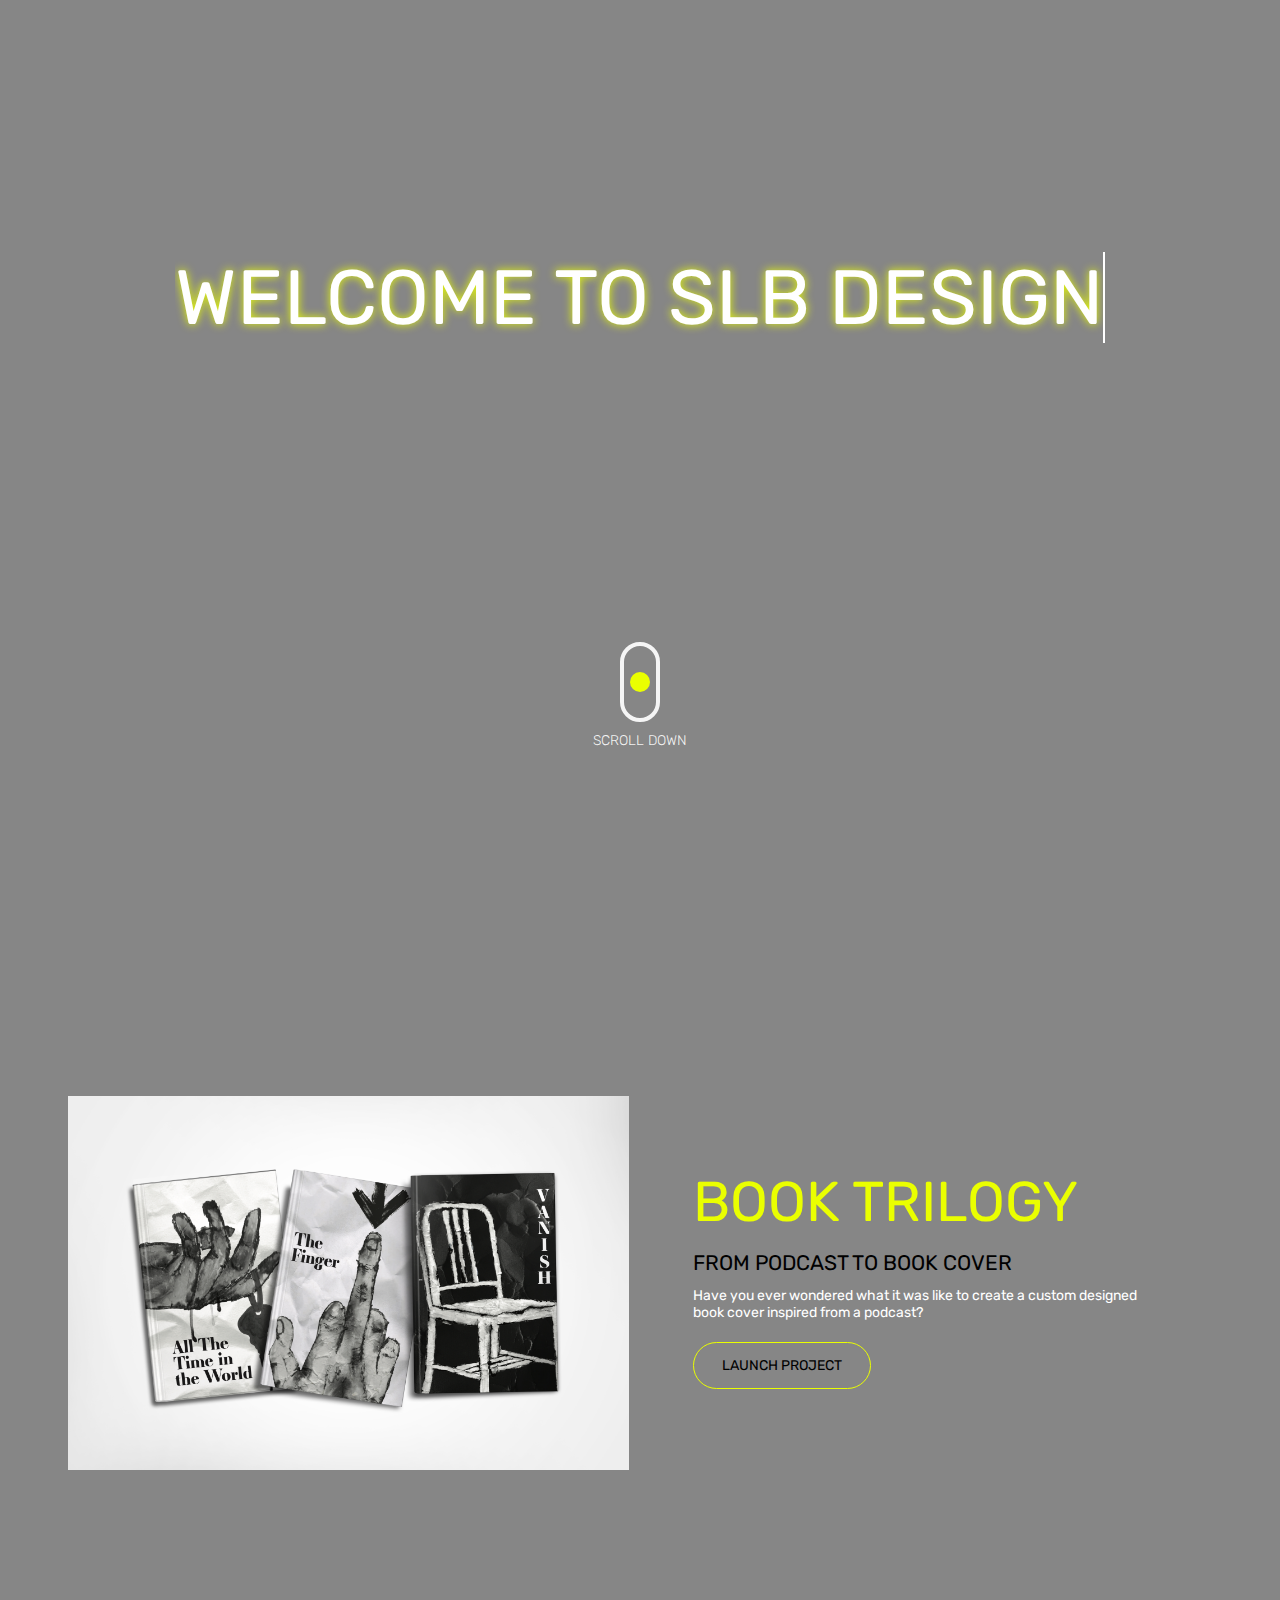
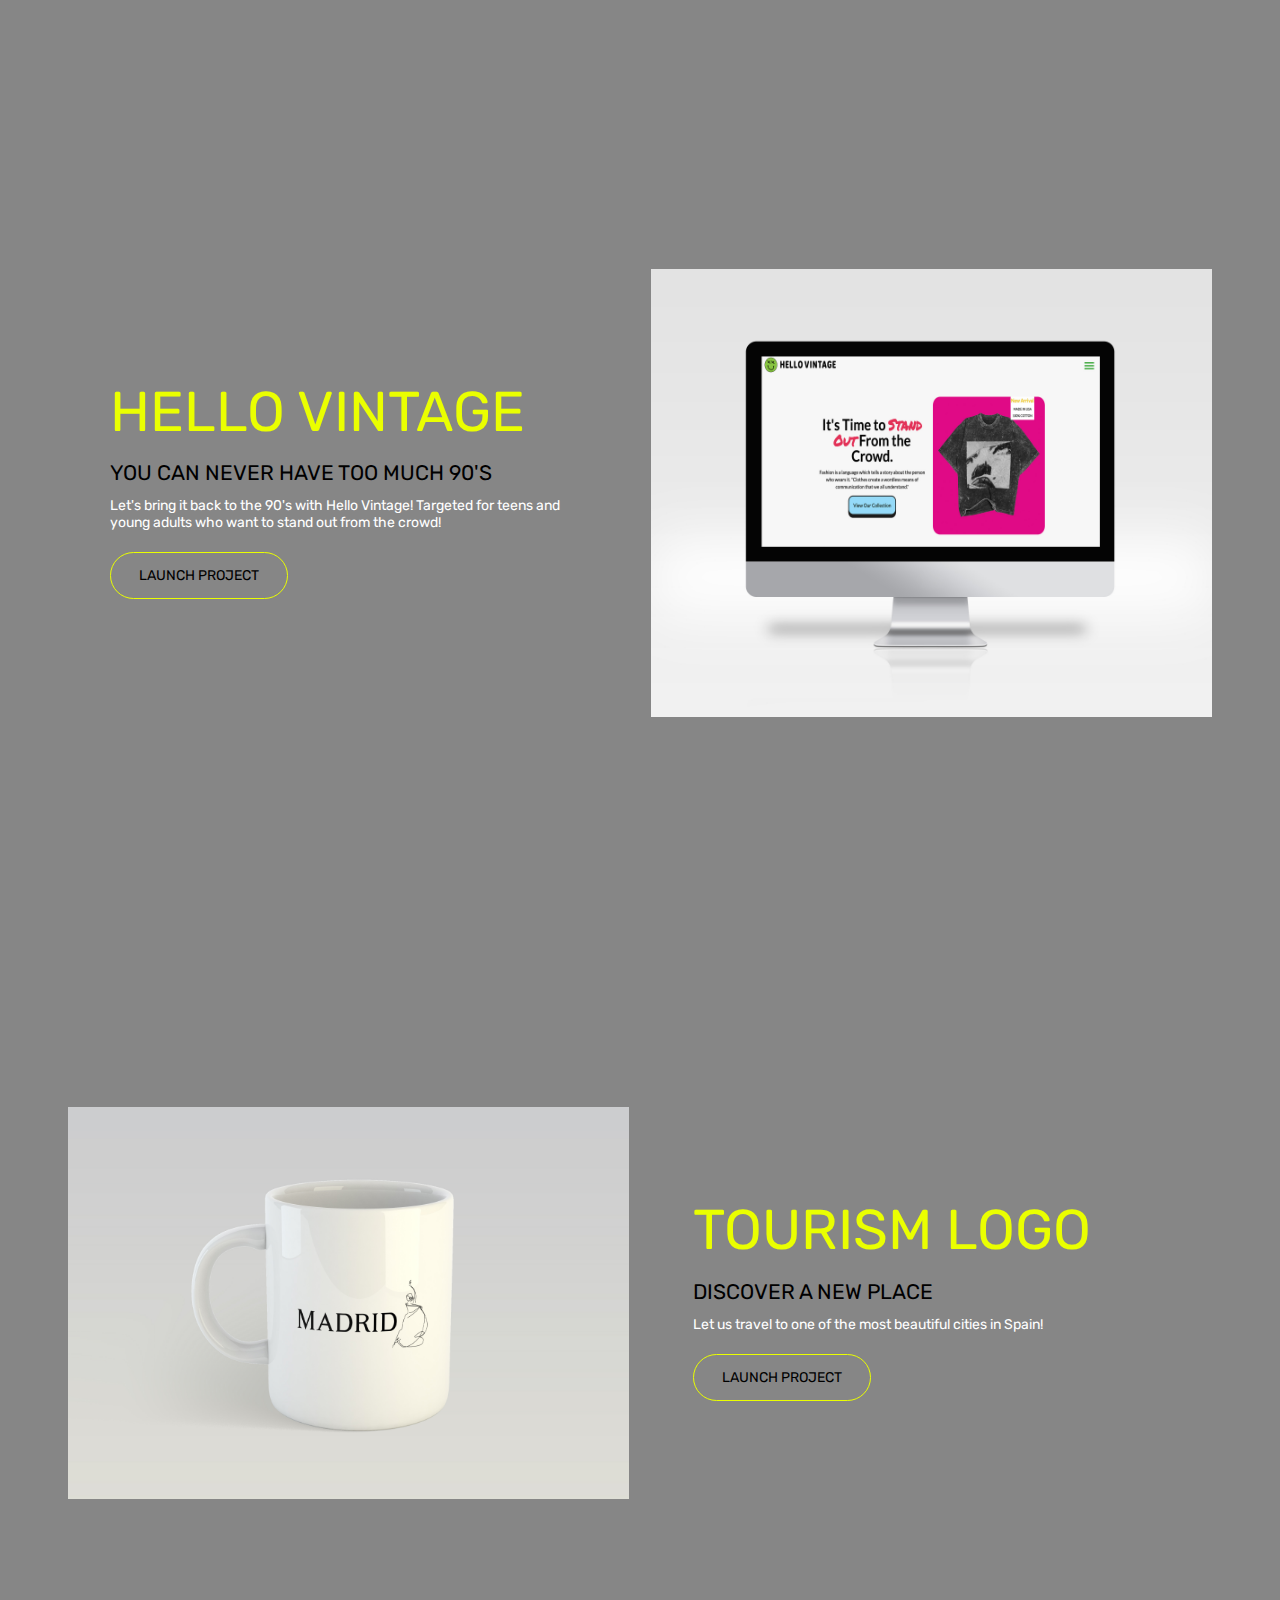
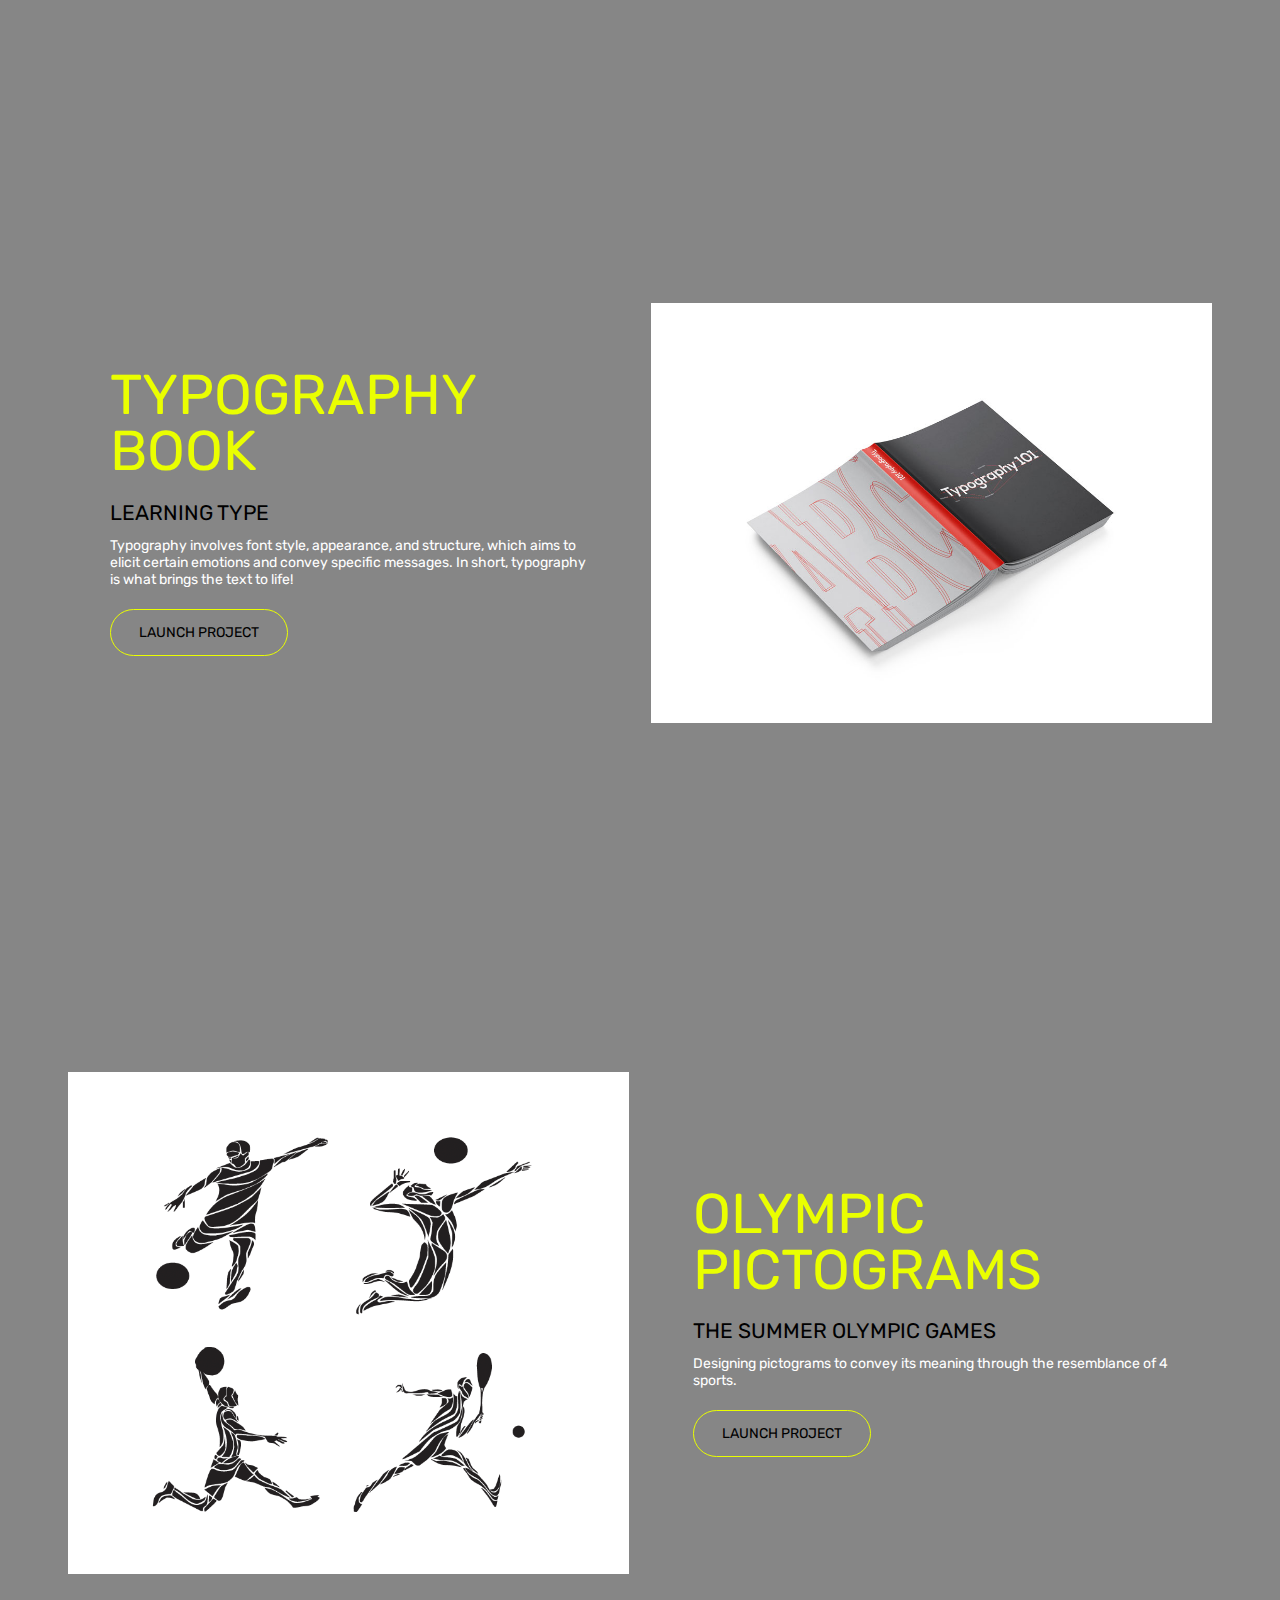
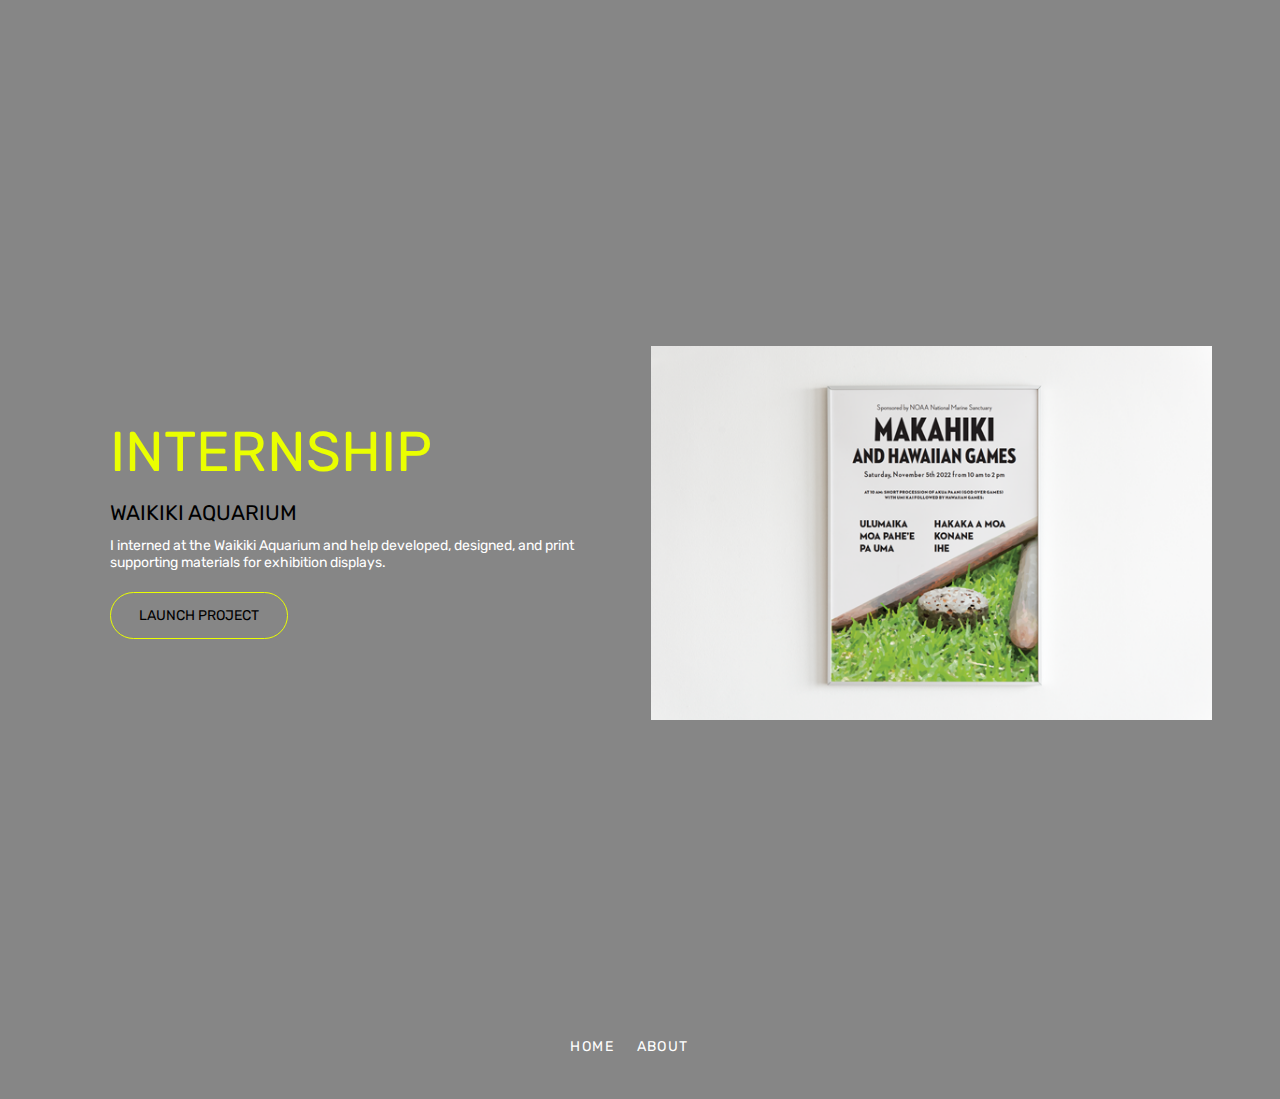
<file: index.html>
<!doctype html>

<html lang="en">

<head>

    <meta charset="utf-8" />

    <title>SLB Design</title>

    <meta name="description" content="A simple portfolio site." />

    <!-- VIEWPORT FOR MOBILE -->
    <meta name="viewport" content="width=device-width, initial-scale=1" />

    <!-- FOR IE -->
    <meta http-equiv="X-UA-Compatible" content="ie=edge">

    <!-- MAIN CSS FILE -->
    <link href="css/style.css" rel="stylesheet" type="text/css" />

    <!-- GOOGLE FONTS -->
    <link href="https://fonts.googleapis.com/css?family=Rubik:300,400,700&display=swap" rel="stylesheet">
    <link href="https://fonts.googleapis.com/css2?family=Bruno+Ace+SC&display=swap" rel="stylesheet">


</head>

<body>

    <header class="site-header fade-in-and-down">

        <div class="site-identity">

            <h1><a href="index.html">Selena Lytle-Brinck</a></h1>

        </div>

        <nav class="site-navigation">

            <ul>

                <li><a href="index.html" class="selected">Work</a></li>

                <li><a href="about.html">About</a></li>

            </ul>

        </nav>

    </header>

    <main>

        <section class="hero">

            <h1 class="cursor message">Welcome to SLB Design</h1>
            <div class="container_mouse">
                <span class="mouse-btn">
                    <span class="mouse-scroll"></span>
                </span>
                <span>Scroll Down</span>
            </div>

        </section>


        <section class="featuredproject">

            <div class="image-wrapper">
                <div class="thumb">
                    <img src="img/BookTrilogy_Mockup.jpg" alt="Book Trilogy" />
                    </a>
                </div>

            </div>

            <div class="text-wrapper">

                <h2 class="headline">Book Trilogy</h2>

                <h3 class="subheadline">From Podcast to Book Cover</h3>

                <p>
                    Have you ever wondered what it was like to create
                    a custom designed book cover inspired from a podcast?

                </p>

                <a href="booktrilogy/index.html" class="button">Launch Project</a>

            </div>

        </section>

        <section class="featuredproject swapped">

            <div class="image-wrapper">
                <div class="thumb">
                    <img src="img/hello-vintage-website-mockup.jpg" alt="Hello Vintage website" /></a>
                </div>

            </div>

            <div class="text-wrapper">

                <h2 class="headline">Hello Vintage</h2>

                <h3 class="subheadline">You can never have too much 90's</h3>

                <p>
                    Let's bring it back to the 90's with Hello Vintage!
                    Targeted for teens and young adults who want to
                    stand out from the crowd!
                </p>

                <a href="hellovintage/index.html" class="button">Launch Project</a>

            </div>

        </section>

        <section class="featuredproject">

            <div class="image-wrapper">
                <div class="thumb">
                    <img src="img/madrid_mug.jpg" alt="Madrid" /></a>
                </div>

            </div>

            <div class="text-wrapper">

                <h2 class="headline">Tourism Logo</h2>

                <h3 class="subheadline">Discover A New Place</h3>

                <p>
                    Let us travel to one of the most beautiful
                    cities in Spain!
                </p>

                <a href="tourismlogo/index.html" class="button">Launch Project</a>

            </div>

        </section>

        <section class="featuredproject swapped">

            <div class="image-wrapper">
                <div class="thumb">
                    <img src="img/typography-cover-3.jpg" alt="typography book" /></a>
                </div>
            </div>

            <div class="text-wrapper">

                <h2 class="headline">Typography Book</h2>

                <h3 class="subheadline">Learning Type</h3>

                <p>
                    Typography involves font style, appearance, and structure,
                    which aims to elicit certain emotions and convey specific messages.
                    In short, typography is what brings the text to life!
                </p>

                <a href="typographybook/index.html" class="button">Launch Project</a>

            </div>

        </section>

        <section class="featuredproject">

            <div class="image-wrapper">
                <div class="thumb">
                    <img src="img/olympic-pictograms.png" alt="Olympic Pictograms" /></a>
                </div>

            </div>

            <div class="text-wrapper">

                <h2 class="headline">Olympic Pictograms</h2>

                <h3 class="subheadline">The Summer Olympic Games</h3>

                <p>
                    Designing pictograms to convey its meaning through
                    the resemblance of 4 sports.
                </p>

                <a href="olympicpictograms/index.html" class="button">Launch Project</a>

            </div>

        </section>


        <section class="featuredproject swapped">

            <div class="image-wrapper">
                <div class="thumb">
                    <img src="img/WAQ-poster-mockup.png" alt="Waikiki Aquarium Front Building" /></a>
                </div>
            </div>

            <div class="text-wrapper">

                <h2 class="headline">Internship</h2>

                <h3 class="subheadline">Waikiki Aquarium</h3>

                <p>
                    I interned at the Waikiki Aquarium and help developed, designed,
                    and print supporting materials for exhibition displays.
                </p>

                <a href="internship/index.html" class="button">Launch Project</a>

            </div>

        </section>

    </main>

    <footer class="site-footer">

        <nav class="site-navigation">

            <ul>

                <li><a href="index.html">Home</a></li>

                <li><a href="about.html">About</a></li>

            </ul>

        </nav>

    </footer>

    <script src="../js/scripts.js"></script>

</body>

</html>
</file>
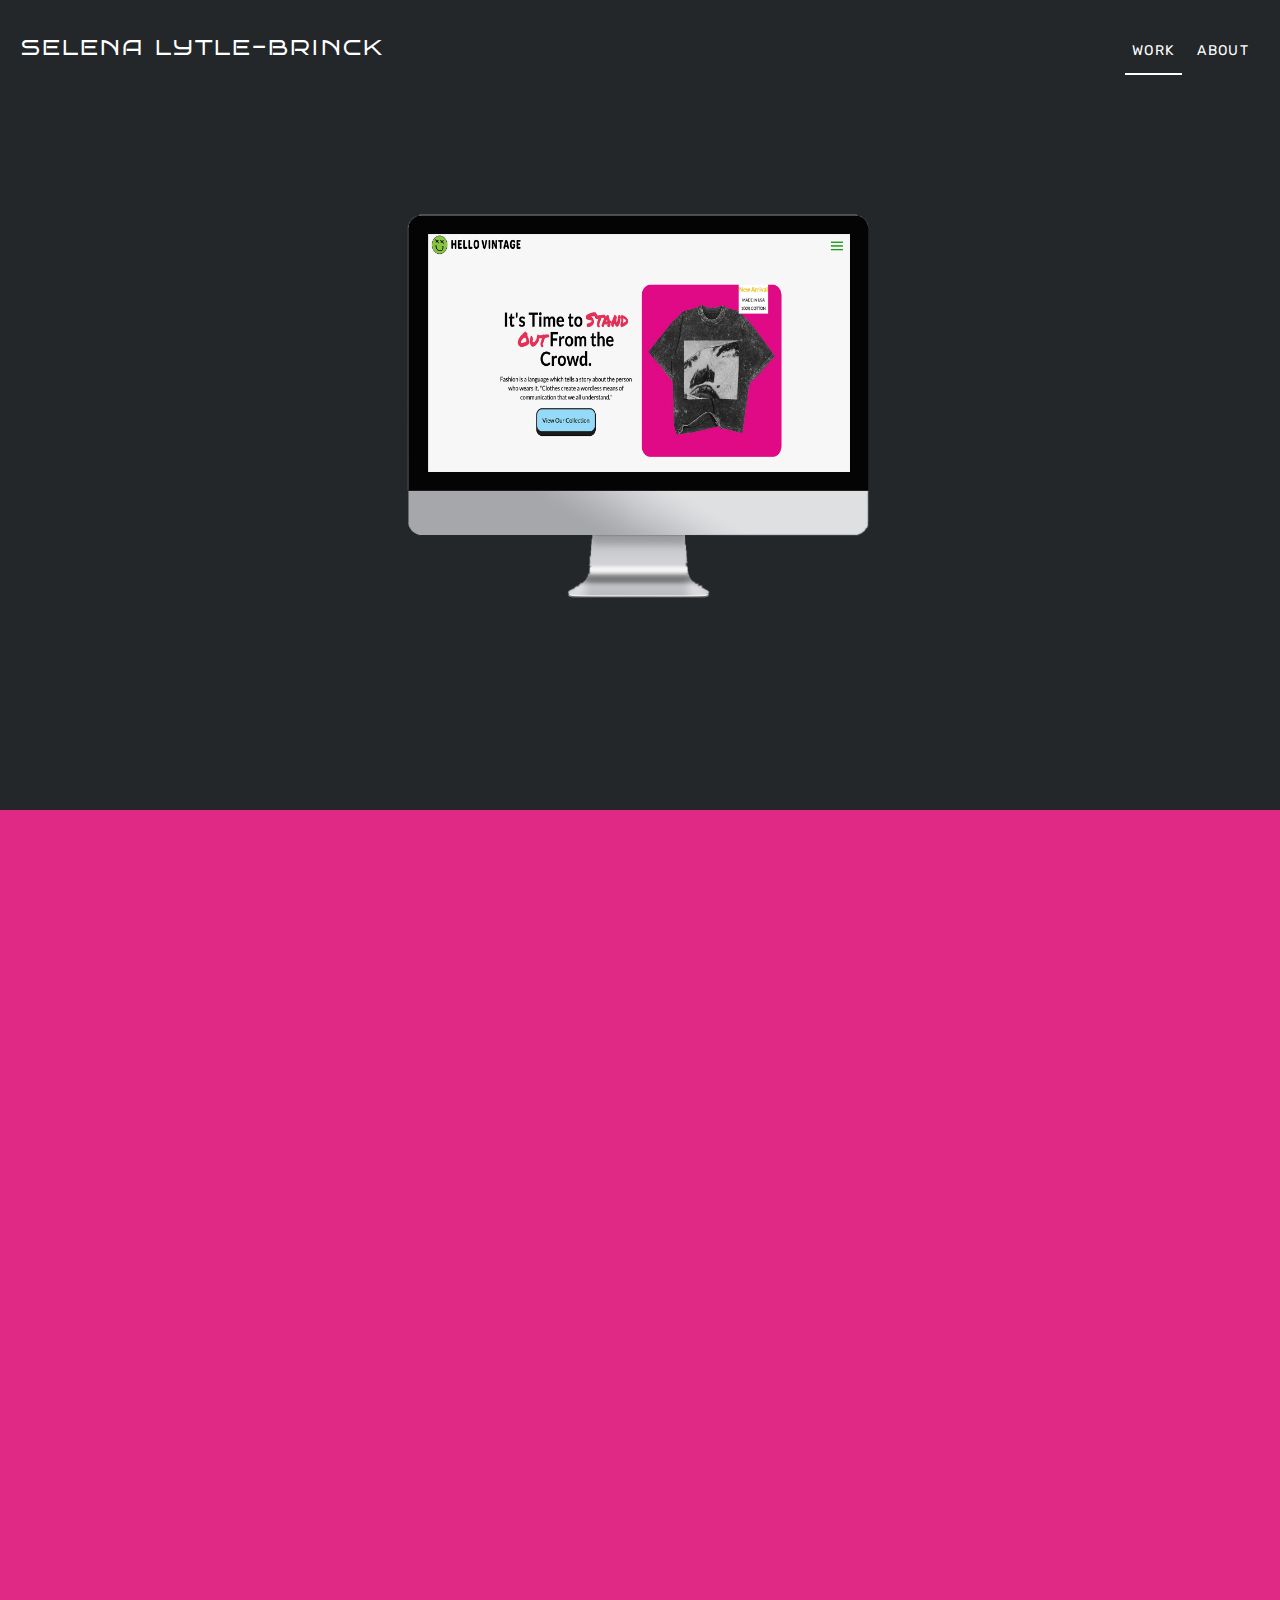
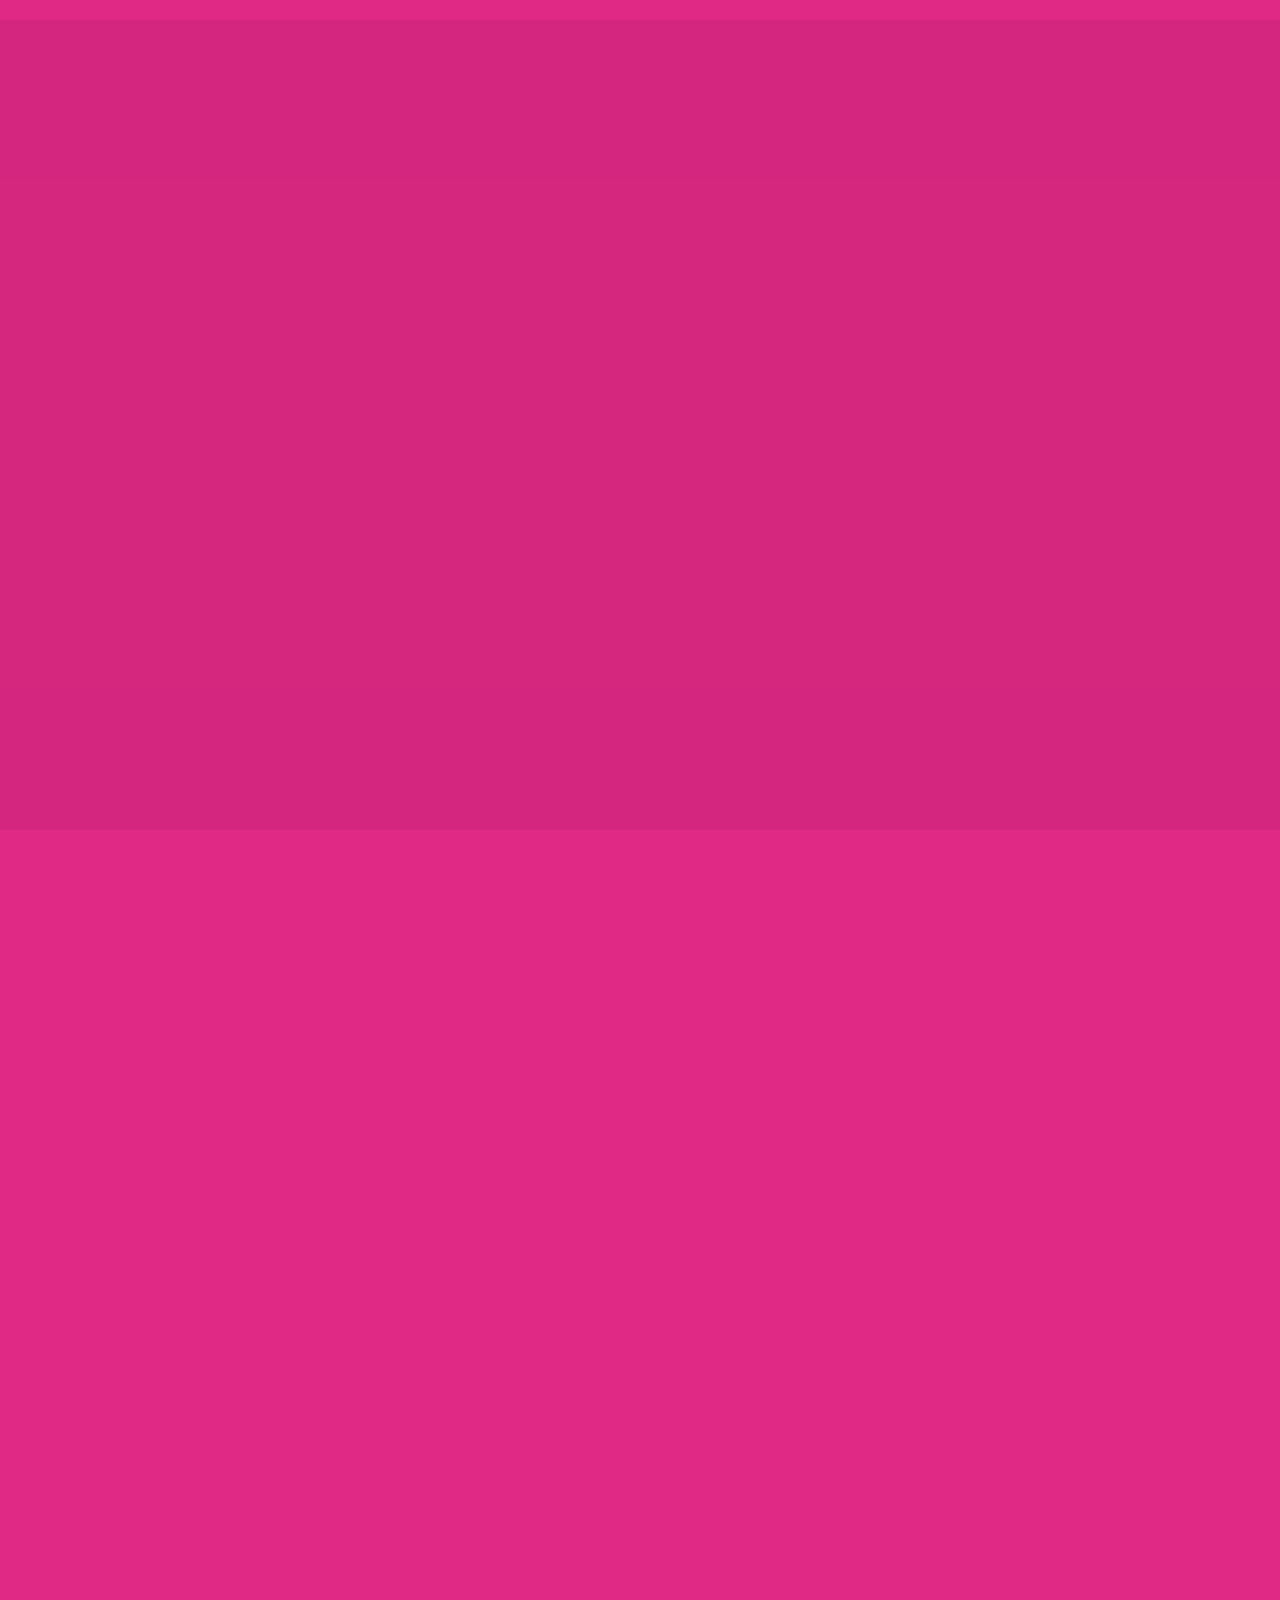
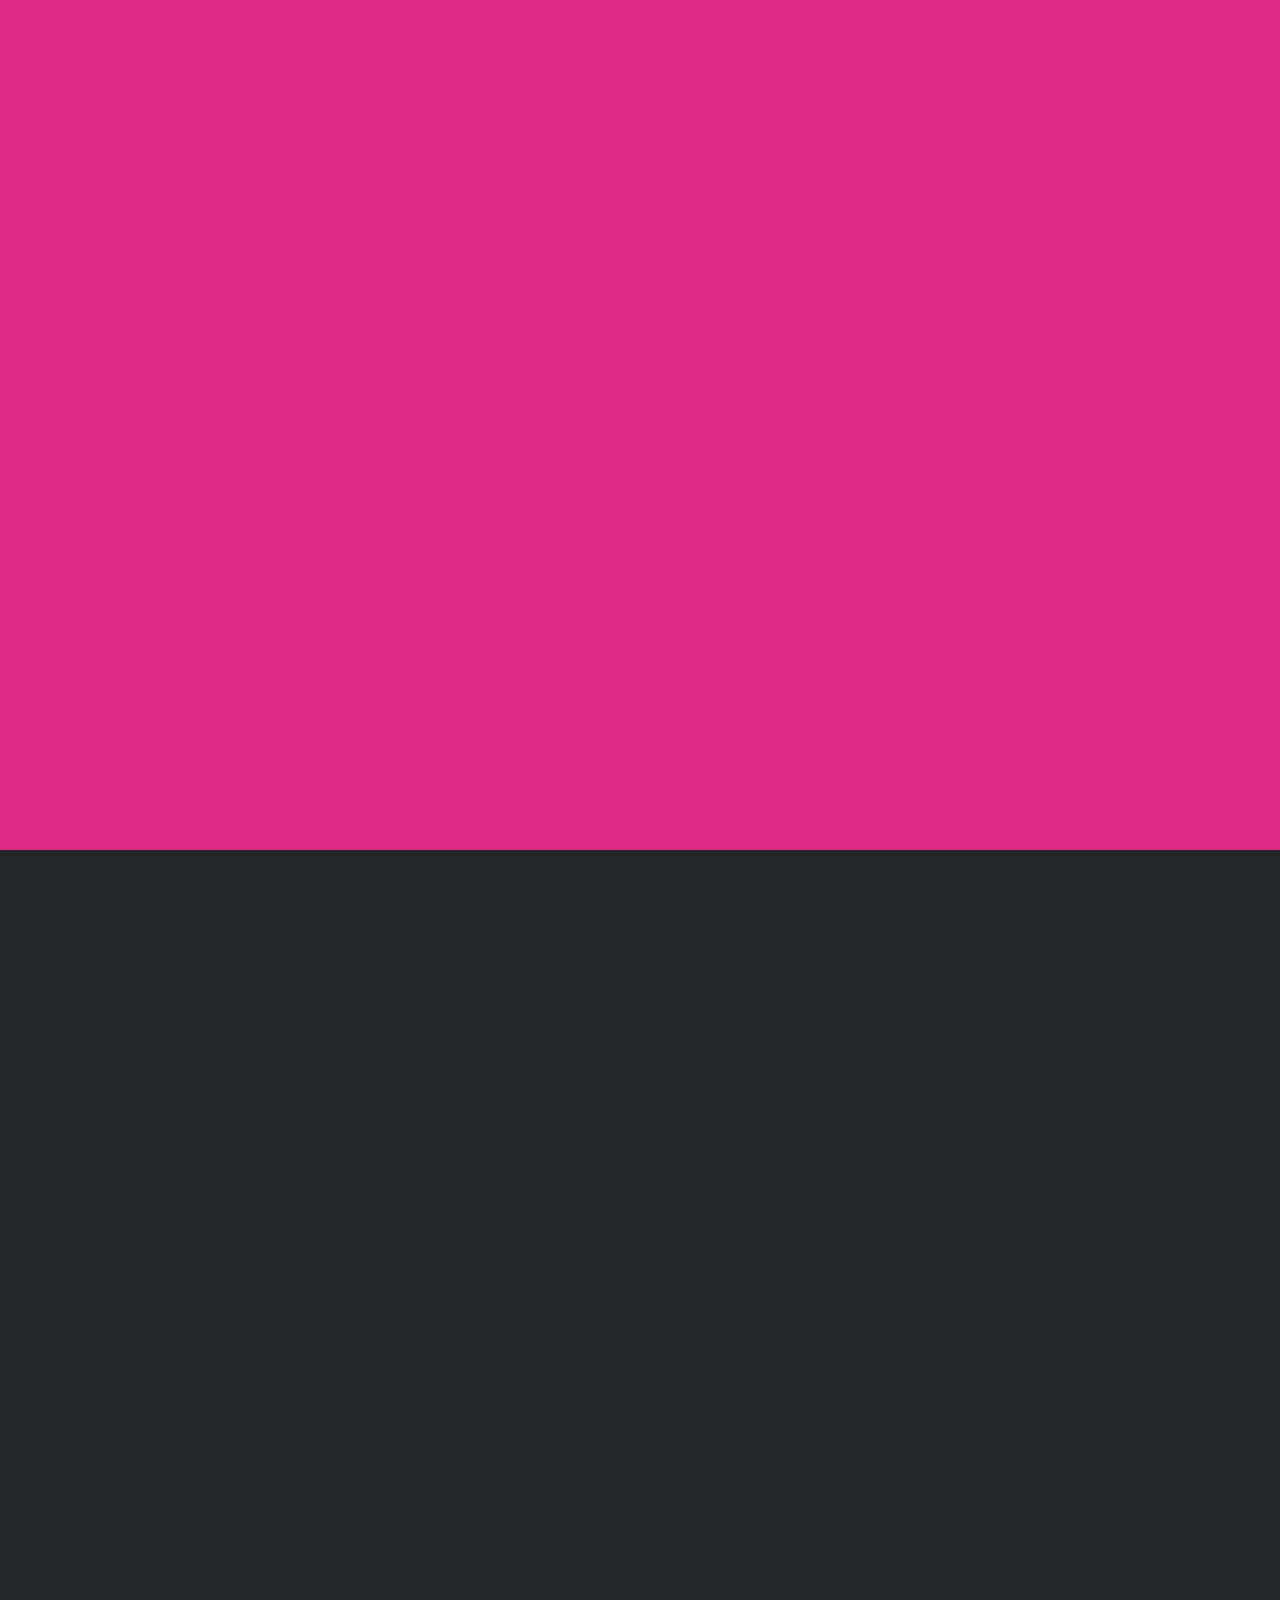
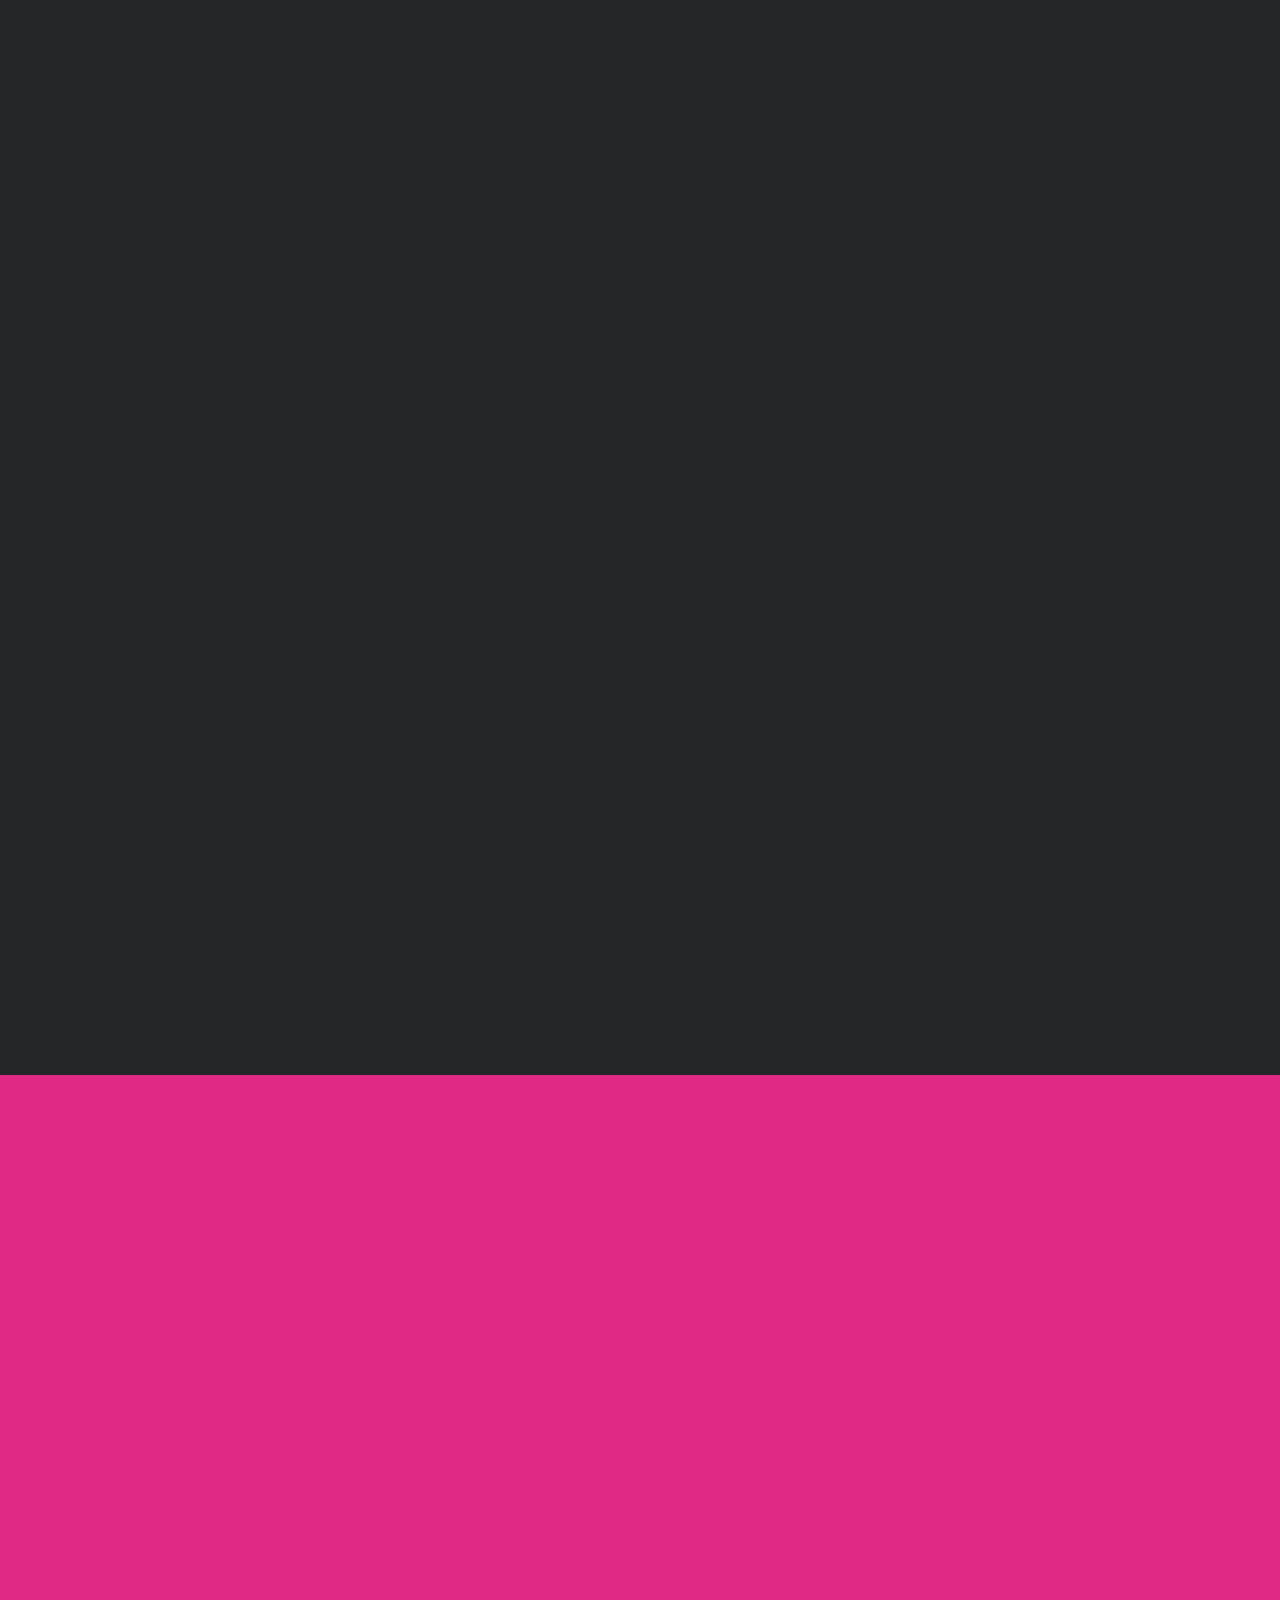
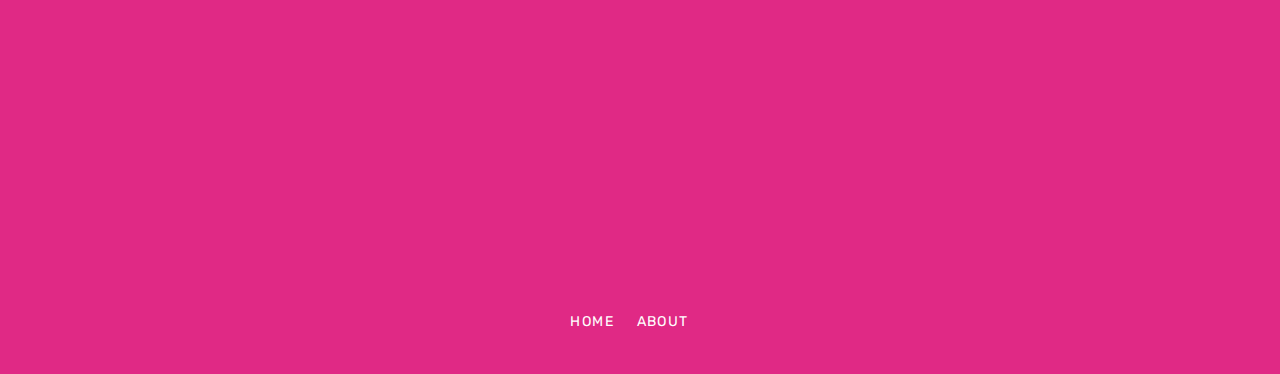
<file: hellovintage/index.html>
<!doctype html>

<html lang="en">

<head>
    <meta charset="utf-8" />

    <title>Hello Vintage</title>

    <meta name="description" content="This is a 90's inspired vintage t-shirt brand" />

    <!-- VIEWPORT FOR MOBILE -->
    <meta name="viewport" content="width=device-width, initial-scale=1" />

    <!-- FOR IE -->
    <meta http-equiv="X-UA-Compatible" content="ie=edge">

    <!-- GOOGLE FONTS -->
    <link href="https://fonts.googleapis.com/css?family=Rubik:300,400,700&display=swap" rel="stylesheet">
    <link href="https://fonts.googleapis.com/css2?family=Bruno+Ace+SC&display=swap" rel="stylesheet">


    <!-- MAIN CSS FILE -->
    <link href="../css/style.css" rel="stylesheet" type="text/css" />

</head>

<body class="page-projectdetail hellovintage-bg">

    <header class="site-header">

        <div class="site-identity hellovintage-header">

            <h1><a href="../index.html">Selena Lytle-Brinck</a></h1>

        </div>

        <nav class="site-navigation hellovintage-nav">

            <ul>

                <li><a href="../index.html" class="selected">Work</a></li>

                <li><a href="../about.html">About</a></li>

            </ul>

        </nav>

    </header>

    <main>

        <section class="hero revealer hellovintage-hero">

            <img src="../img/hellovintage-website-mockup.png" alt="hello vintage website mockup" width="700"
                height="700" />

        </section>


        <section class="projectinfo">

            <div class="container revealer">

                <h1 class="headline hellovintage-headline">Hello Vintage</h1>

                <h2 class="subheadline hellovintage-subheadline">Creating a Brand</h2>

                <p class="hellovintage-desc">
                    This was a semester-long project where we were assigned to create
                    our own brand. Our deliverables were to create a website and physical
                    products. For my website I created an easy to navigate site with
                    custom made designs. For the physical deliverables, I created stickers,
                    t-shirt designs, a box design, packaging, and a thank you card.
                </p>

            </div>

        </section>

        <section class="two-col hv-black darker">

            <div class="container revealer">

                <div class="subcontent-image">

                    <img src="../img/graffiti-print-tee-black-cg.png" alt="graffiti print tee black" width="700"
                        height="700" />

                </div>

                <div class="subcontent-text">

                    <h3 class="collection-text">Collection</h3>

                    <p class="tshirt-text">
                        Hello Vintage is a 90's inspired vintage t-shirt brand targeted
                        for teenagers and young adults who are trying to find creative
                        ways to showcase their individualities through fashion!
                    </p>

                    <a href="https://selena9090.github.io/hellovintage/">
                        <p class="options">Visit website to explore the collection ></p>
                    </a>

                </div>
            </div>

        </section>

        <section class="two-col-darker">

            <div class="container revealer">

                <div class="subcontent-image">

                    <img src="../img/style-tiles-hv.jpg" alt="style tiles" width="600" height="600" />

                </div>

                <div class="subcontent-text">

                    <h3 class="website-green"> Choosing the Style</h3>

                    <p>
                        For my style tiles, I chose these colors to fit the "90's aesthetic."
                        I was inspired by these different patterns and color pallets used in
                        movies as well.
                    </p>

                </div>

            </div>

        </section>

        <section class="two-col flippit">

            <div class="container revealer">

                <div class="subcontent-image">

                    <img src="../img/hv-sitemap.jpg" alt="wireframes" width="600" height="600" />
                    <img src="../img/hv-wireframes.jpg" alt="wireframes" width="600" height="600" />

                </div>

                <div class="subcontent-text">

                    <h3 class="website-green">Site Map / Lo-Fi Wireframes</h3>

                    <p>
                        This site map containes 3 subpages, an about us, collection
                        & a contacts page.
                    </p>

                    <p>
                        Wireframes serve multiple purposes by helping to connect the site's
                        information architecture to its visual design by showing paths between
                        the pages. I wanted to create an easy to navigate website by keeping
                        a simple layout with high quality imagery.
                    </p>

                </div>

            </div>

        </section>

        <section class="bg-darker">

            <div class="container revealer">

                <div class="subcontent-image-grid">

                    <img src="../img/Hello-Vintage-Tshirts-copy.jpg" alt="t-shirts" width="600" height="600" />
                    <img src="../img/Hello-Vintage-Stickers.jpg" alt="stickers" width="600" height="600" />
                    <img src="../img/Hello-Vintage-Thank-You-Card.jpg" alt="thank you card" width="600" height="600" />
                    <img src="../img/Hello-Vintage-Box_Top.jpg" alt="box top" width="600" height="600" />
                    <img src="../img/Hello-Vintage-Box-Side-copy.jpg" alt="box side" width="600" height="600" />
                    <img src="../img/T-Shirt-Vinyl-Cover-Packaging.jpg" alt="vinyl cover packaging" width="600"
                        height="600" />

                </div>

                <div class="subcontent-text">

                    <h3 class="website-green"> Product Deliverables</h3>

                    <p>
                        These are the final results of the main Hello Vintage brand products.
                    </p>

                </div>

            </div>

        </section>


        <section class="meta-info">

            <div class="container revealer">

                <div class="meta-text">

                    <h3 class="website-green">Tools &amp; Specifications</h3>

                    <ul class="meta-list">

                        <li><span>Client:</span> Emily Moody &amp; Chris Gargiulo</li>

                        <li><span>Deliverables:</span> website & brand products</li>

                        <li><span>Year:</span> 2022</li>

                        <li><span>Medium:</span> UI/UX Design</li>

                        <li><span>Role:</span> Sole/principle Designer</li>

                        <li><span>Software:</span> Adobe Illustrator, Adobe Photoshop, Adobe XD</li>

                        <li><span>Tags:</span> Graphic Design, Custom Illustration, Website Design</li>
                    </ul>

                    <a href="../index.html" class="button">See More Work</a>

                </div>

        </section>

    </main>

    <footer class="site-footer">

        <nav class="site-navigation website-footer">

            <ul>

                <li><a href="../index.html">Home</a></li>

                <li><a href="../about.html">About</a></li>

            </ul>

        </nav>

    </footer>

    <script src="../js/scripts.js"></script>

</body>

</html>
</file>
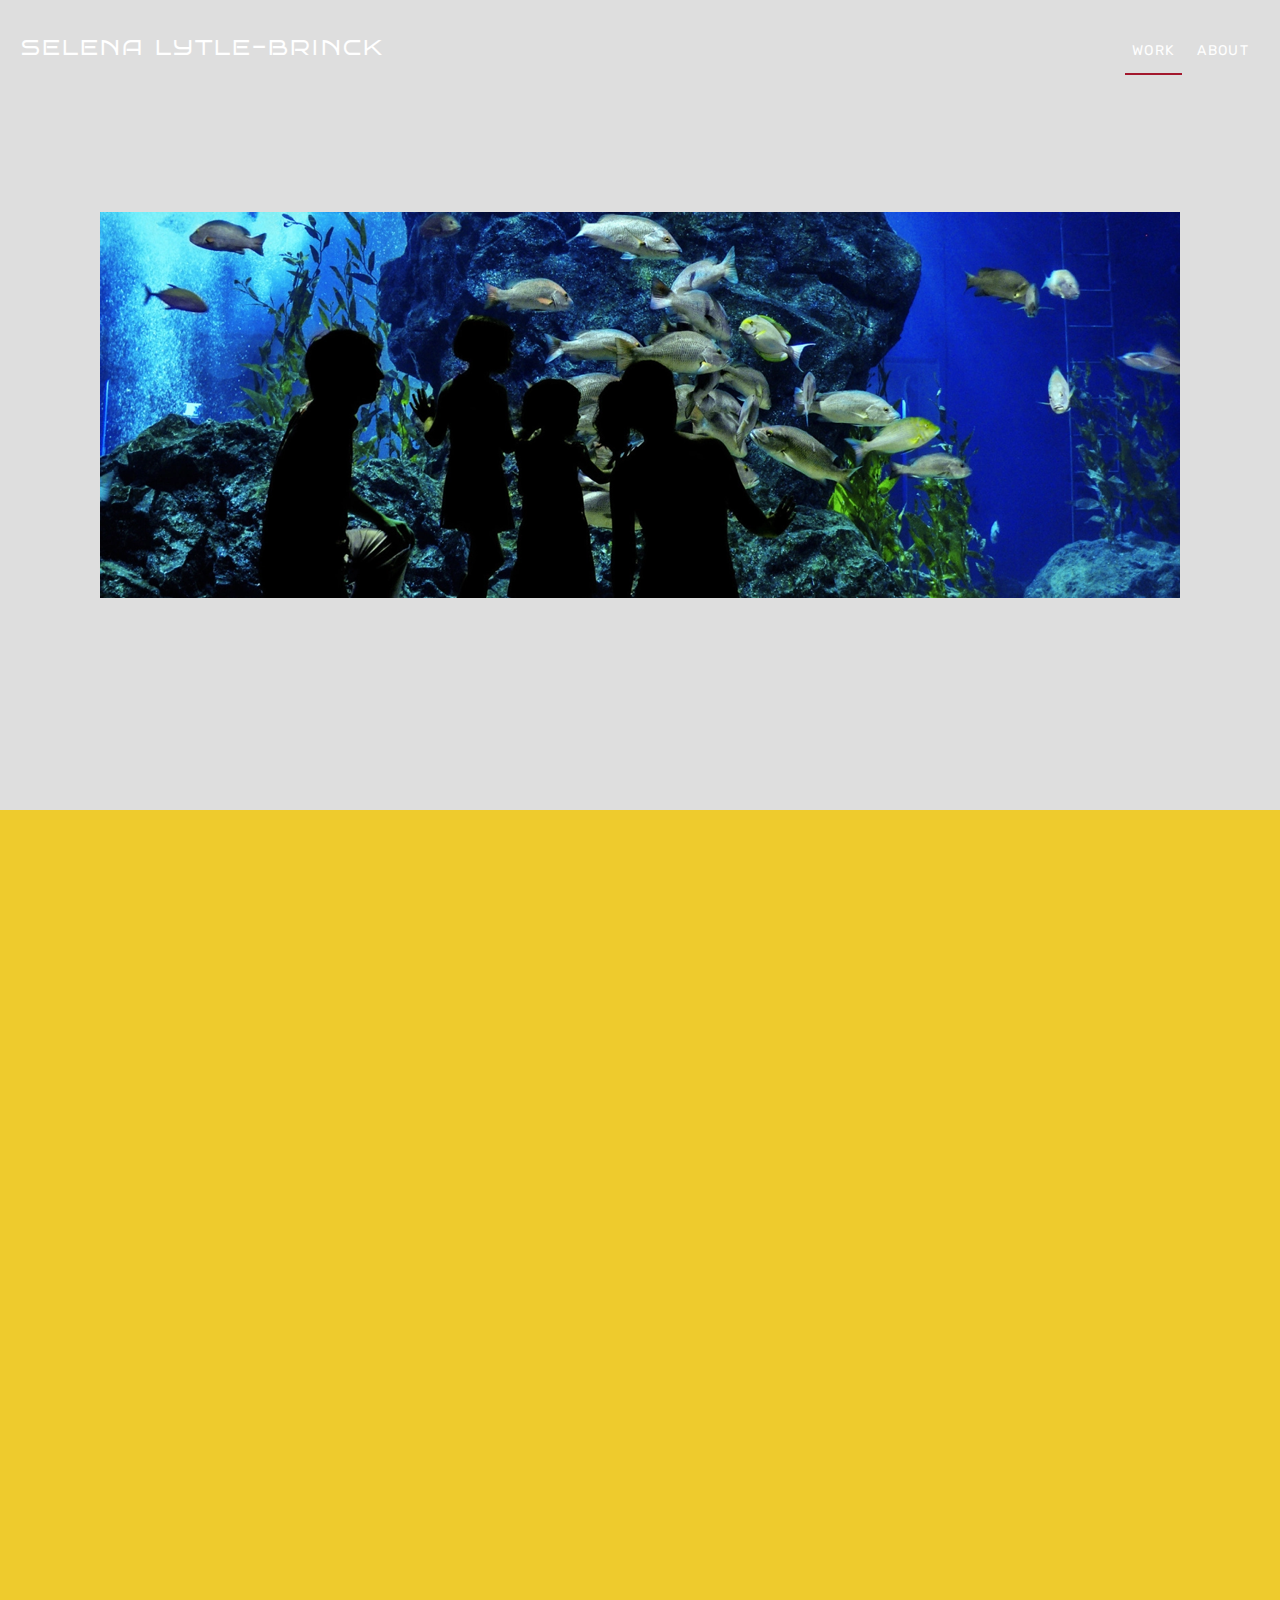
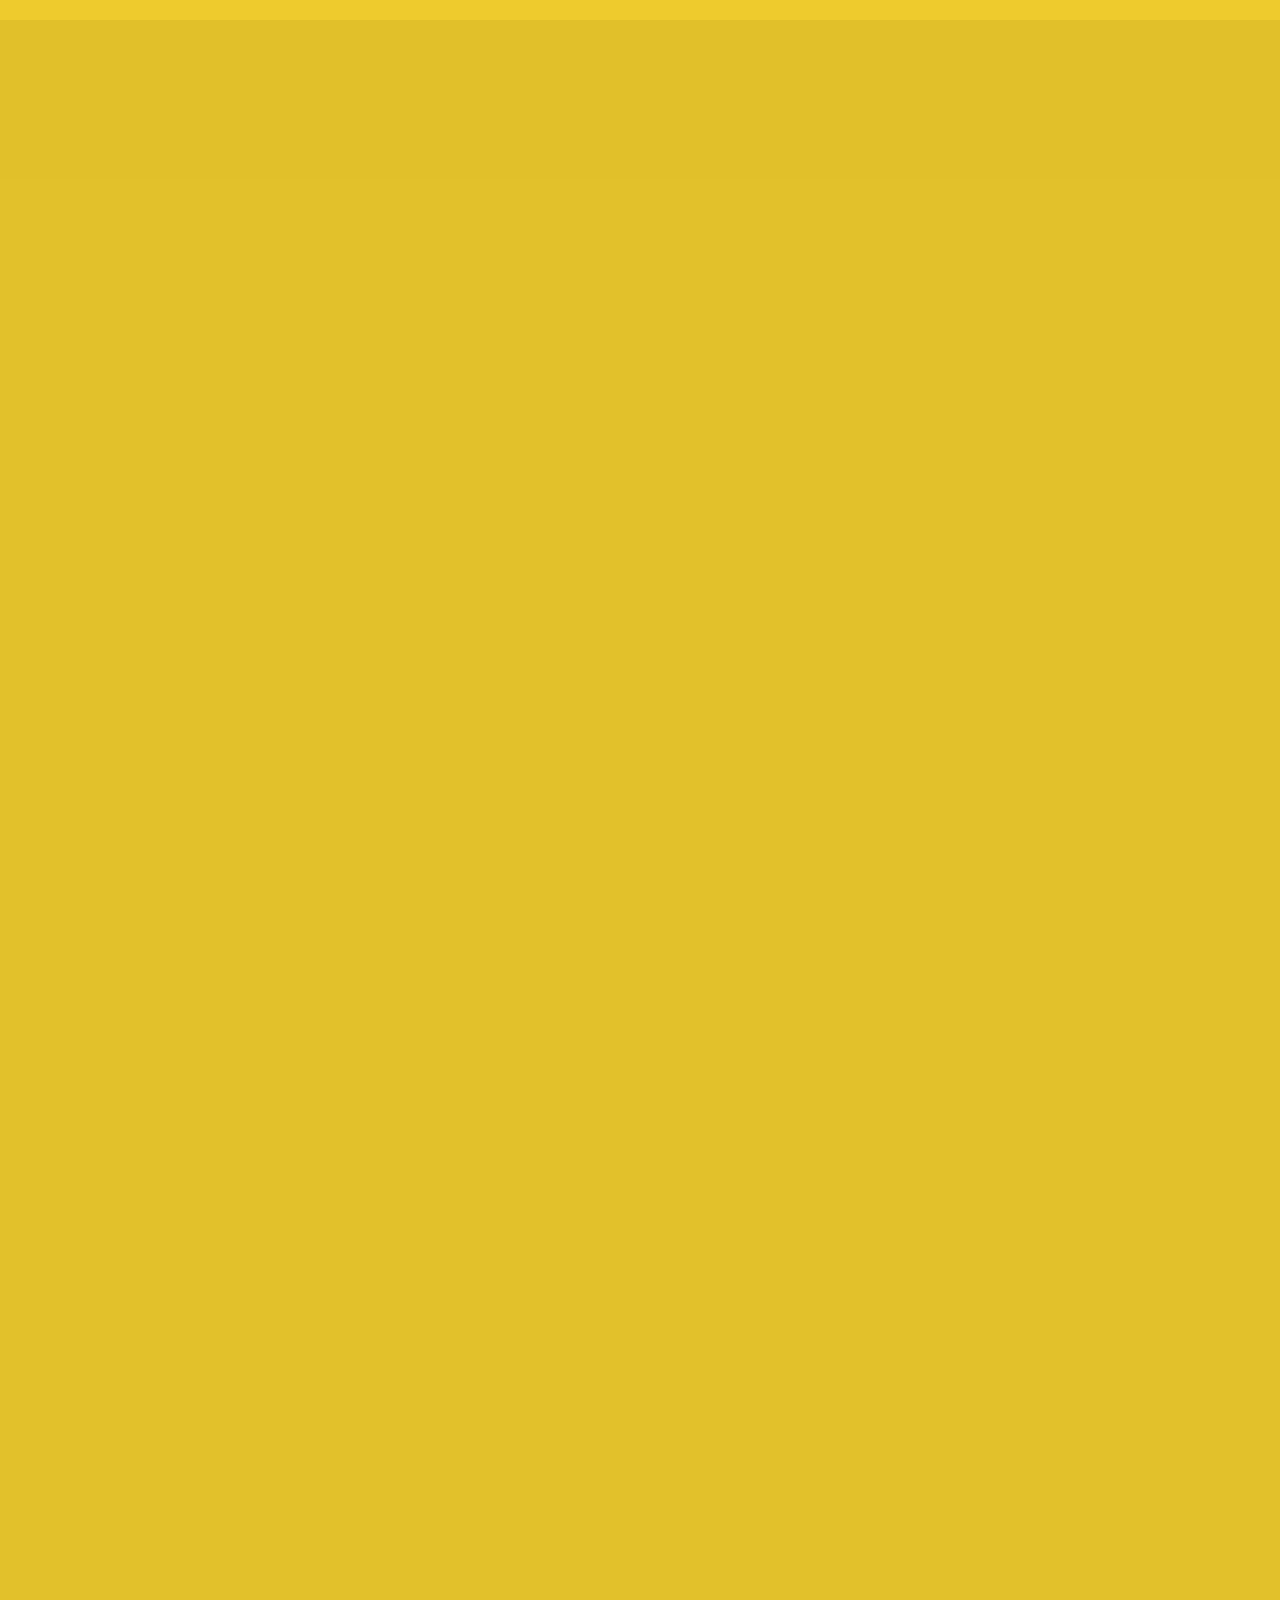
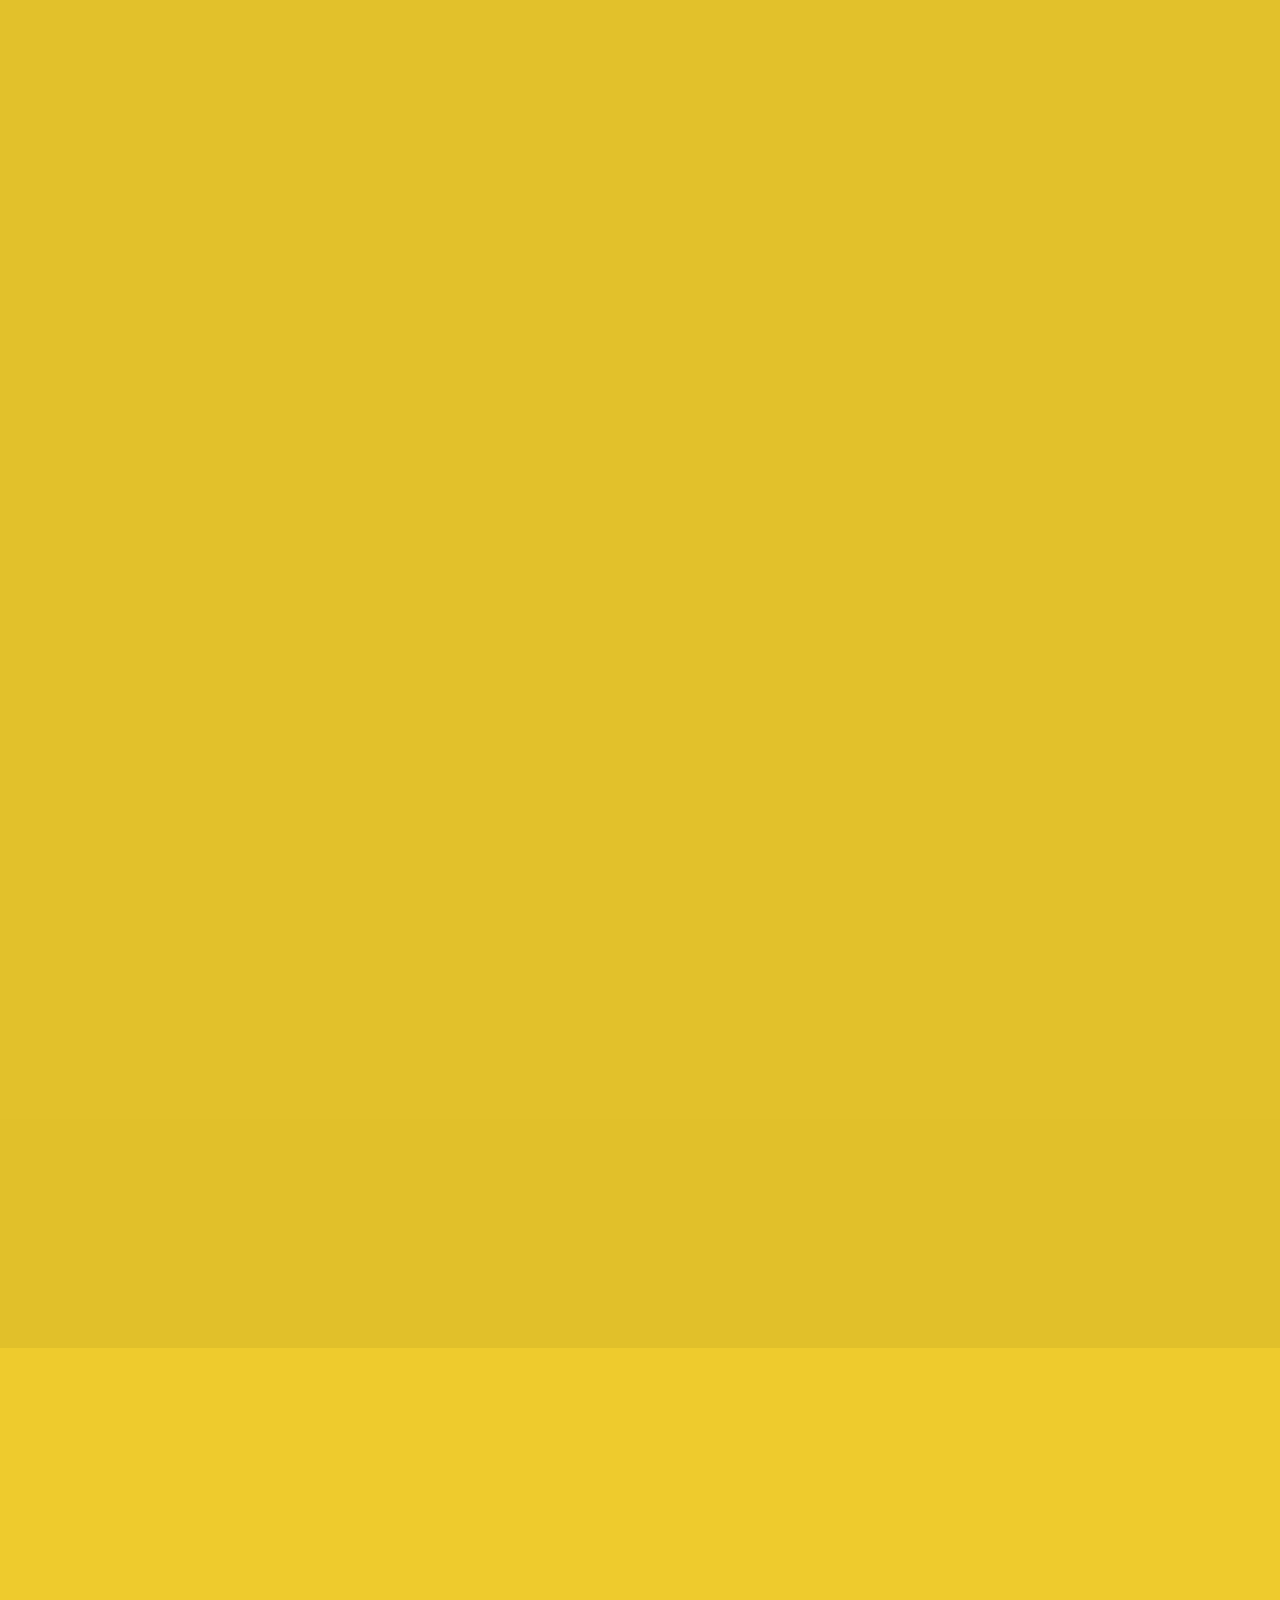
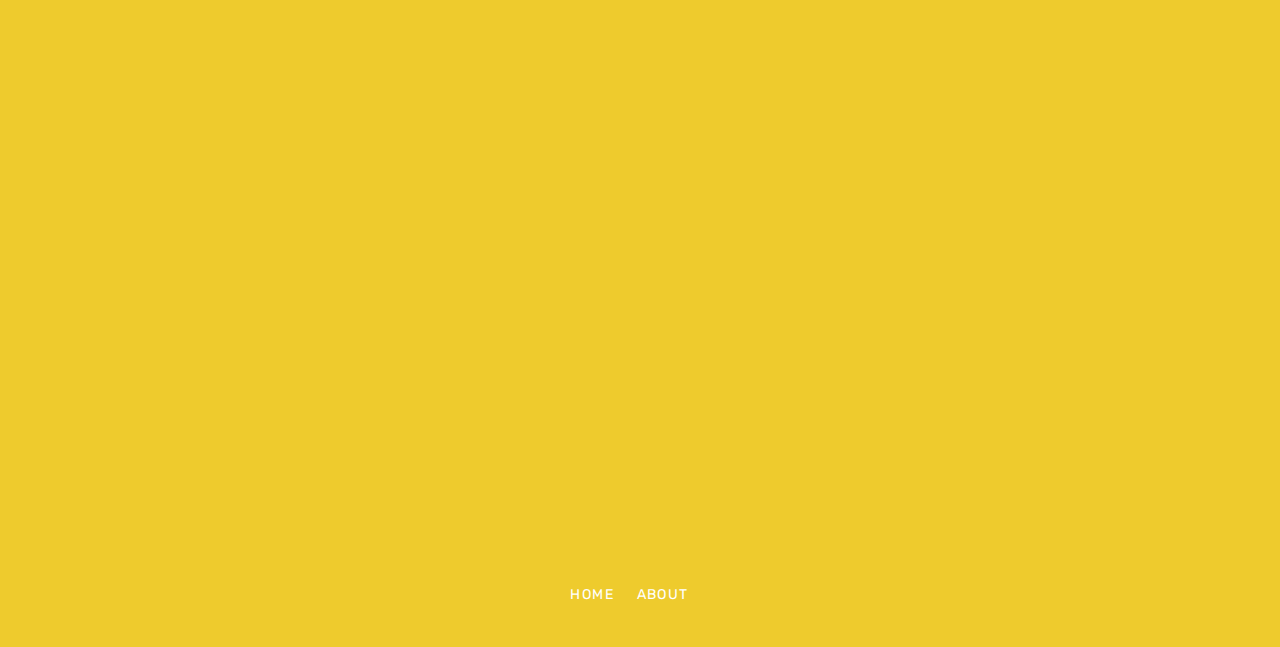
<file: internship/index.html>
<!doctype html>

<html lang="en">

<head>
    <meta charset="utf-8" />

    <title>Internship: Waikiki Aquarium</title>

    <meta name="description" content="Internship Program" />

    <!-- VIEWPORT FOR MOBILE -->
    <meta name="viewport" content="width=device-width, initial-scale=1" />

    <!-- FOR IE -->
    <meta http-equiv="X-UA-Compatible" content="ie=edge">

    <!-- GOOGLE FONTS -->
    <link href="https://fonts.googleapis.com/css?family=Rubik:300,400,700&display=swap" rel="stylesheet">
    <link href="https://fonts.googleapis.com/css2?family=Bruno+Ace+SC&display=swap" rel="stylesheet">

    <!-- MAIN CSS FILE -->
    <link href="../css/style.css" rel="stylesheet" type="text/css" />

</head>

<body class="page-projectdetail WAG-bg">

    <header class="site-header">

        <div class="site-identity">

            <h1><a href="../index.html">Selena Lytle-Brinck</a></h1>

        </div>

        <nav class="site-navigation book-nav">

            <ul>

                <li><a href="../index.html" class="selected">Work</a></li>

                <li><a href="../about.html">About</a></li>

            </ul>

        </nav>

    </header>

    <main>

        <section class="hero revealer">

            <img src="../img/waikikiaquarium_2500_893_95_s_1600_572_95_s_c1_c_b_0_0.png" alt="Waikiki Aquarium"
                width="1080" height="1080" />

        </section>


        <section class="projectinfo">

            <div class="container revealer">

                <h1 class="headline book-white">Internship</h1>

                <h2 class="subheadline WAQ-blue"> Interning at Waikiki Aquarium</h2>

                <p class="WAQ-desc">
                    Over the past 5 months (Oct 2022-March 2023), of my last year in
                    the New Media Arts Program, each student had to intern at an
                    internship of their choice. I chose the Waikiki Aquarium because
                    I wanted to further my skills in illustrating and print work.
                    These are some of the many works that I have done throught my
                    time there.
                </p>

            </div>

        </section>

        <section class="two-col darker">

            <div class="container revealer">

                <div class="subcontent-image-grid">

                    <img src="../img/internship-1.png" alt="work from internship" width="600" height="600" />
                    <img src="../img/internship-2.png" alt="work from internship" width="600" height="600" />
                    <img src="../img/internship-3.png" alt="work from internship" width="600" height="600" />
                    <img src="../img/internship-4.png" alt="work from internship" width="600" height="600" />
                    <img src="../img/internship-5.png" alt="work from internship" width="600" height="600" />
                    <img src="../img/internship-6.png" alt="work from internship" width="600" height="600" />
                    <img src="../img/internship-7.png" alt="work from internship" width="600" height="600" />
                    <img src="../img/internship-8.png" alt="work from internship" width="600" height="600" />

                </div>


            </div>

        </section>

        <section class="meta-info">

            <div class="container revealer">

                <div class="meta-text">

                    <h3 class="WAQ-blue">Tools &amp; Specifications</h3>

                    <ul class="meta-list">

                        <li><span>Client:</span> David &amp; Nickles</li>

                        <li><span>Deliverables:</span> Internship</li>

                        <li><span>Year:</span> 2022-2023</li>

                        <li><span>Medium:</span> Illustration & Print</li>

                        <li><span>Role:</span> Visual Identity Design, Graphic Design</li>

                        <li><span>Software:</span> Adobe InDesign, Adobe Photoshop, Adobe Illustrator</li>

                        <li><span>Tags:</span> Graphic Design, Custom Illustration</li>
                    </ul>

                    <a href="../index.html" class="button">See More Work</a>

                </div>

        </section>

    </main>

    <footer class="site-footer">

        <nav class="site-navigation book-footer">

            <ul>

                <li><a href="../index.html">Home</a></li>

                <li><a href="../about.html">About</a></li>

            </ul>

        </nav>

    </footer>

    <script src="../js/scripts.js"></script>

</body>

</html>
</file>
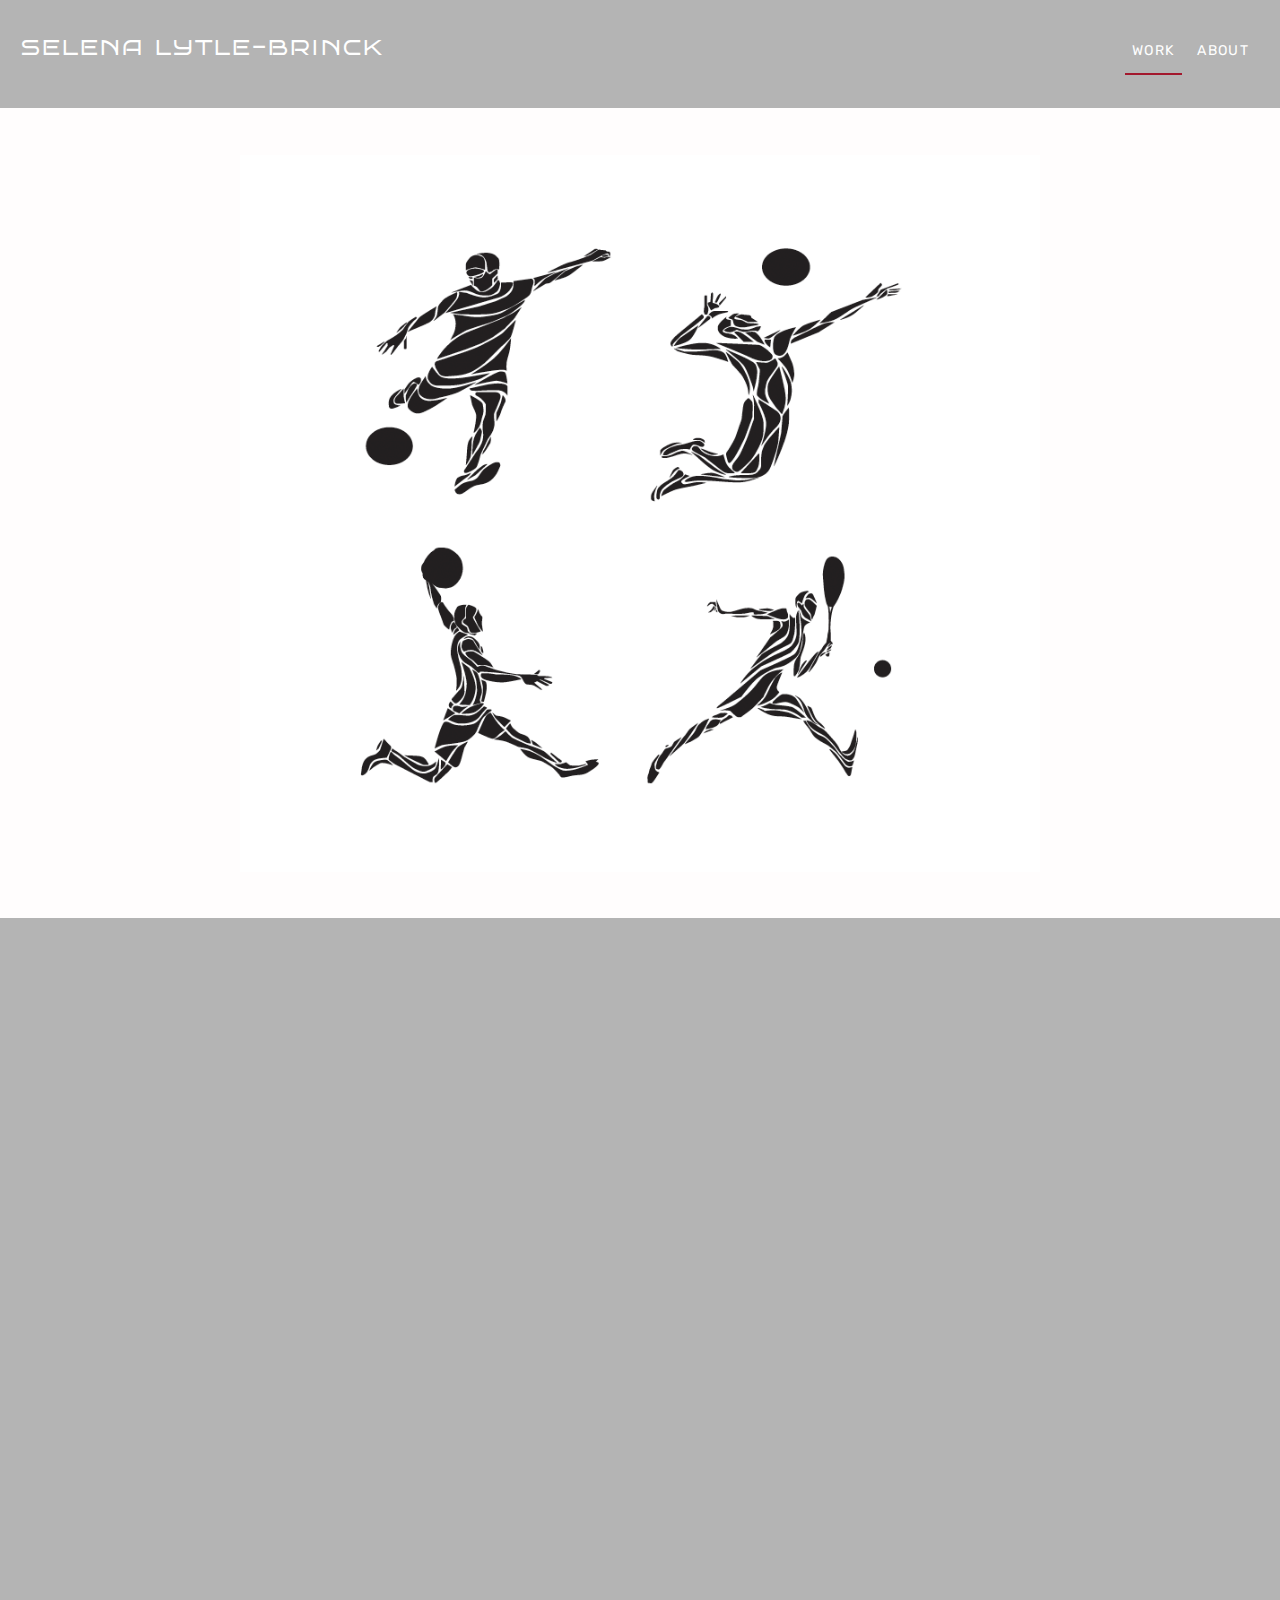
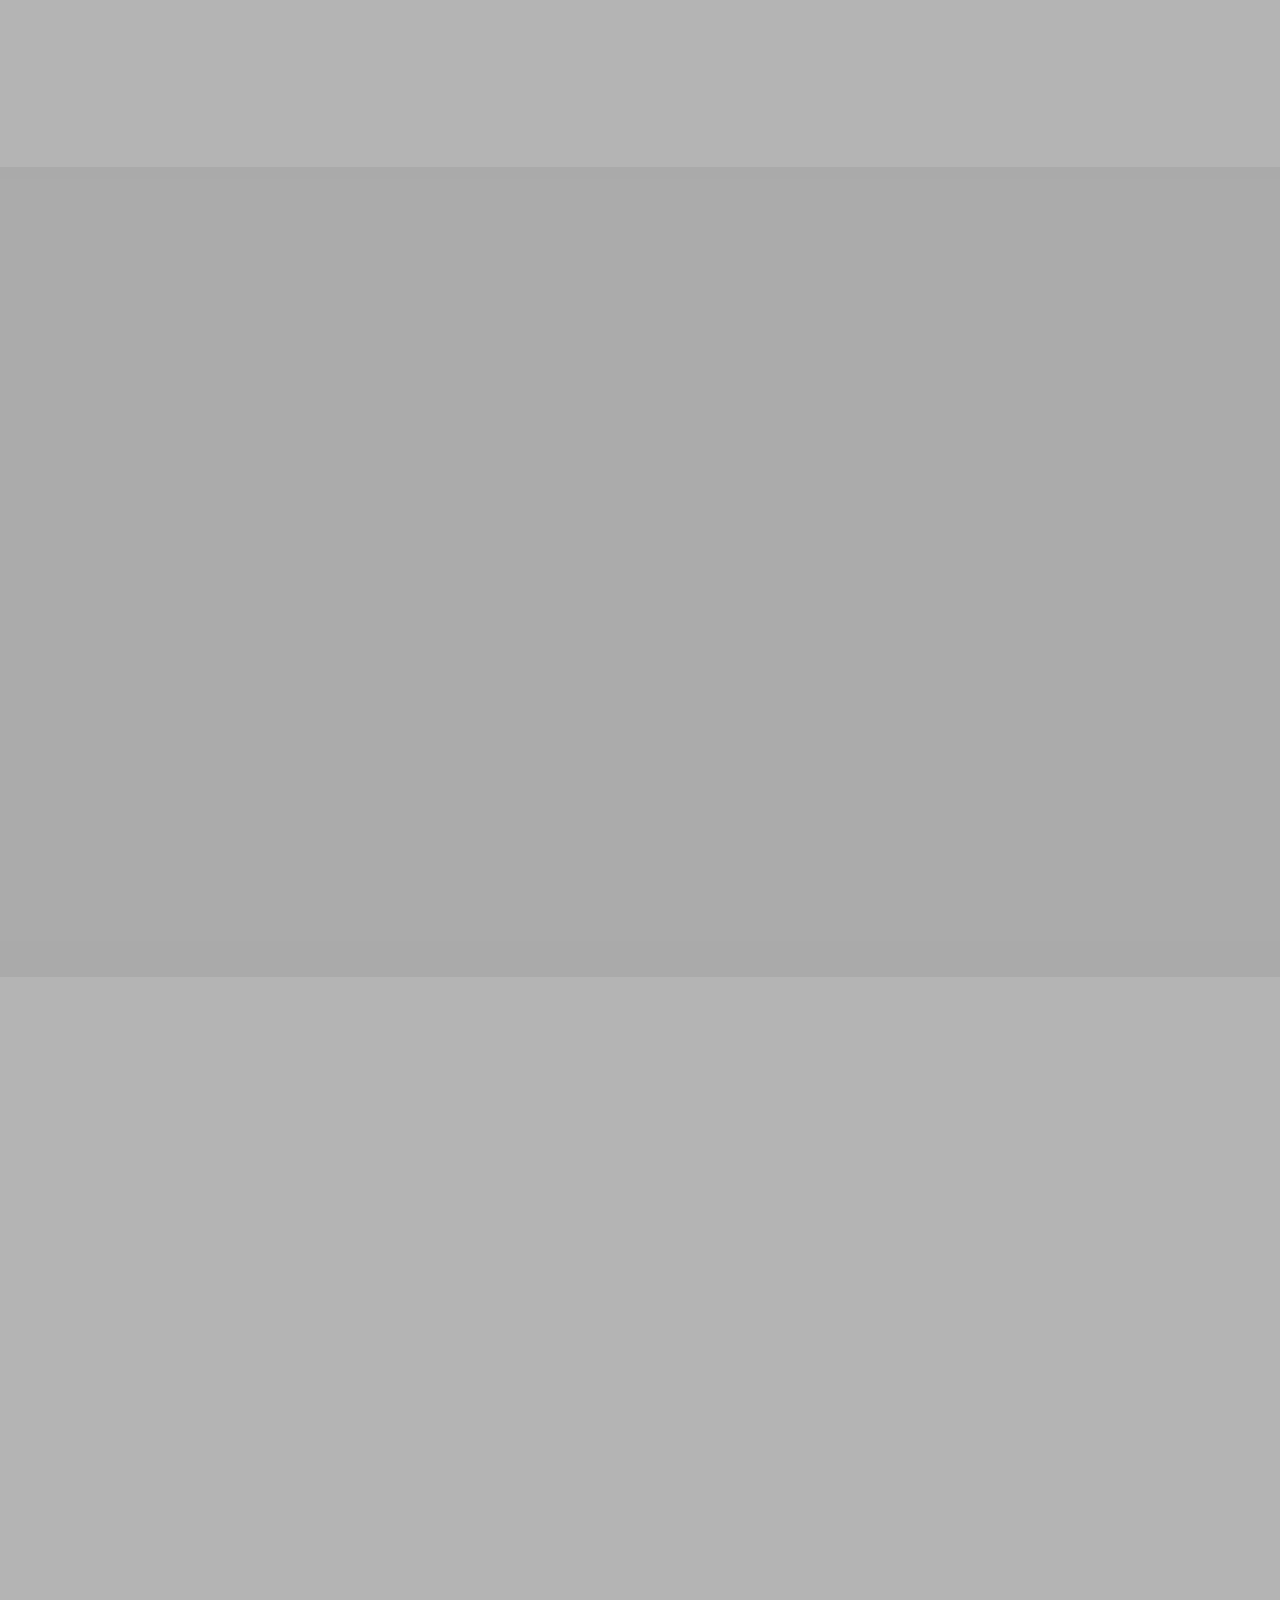
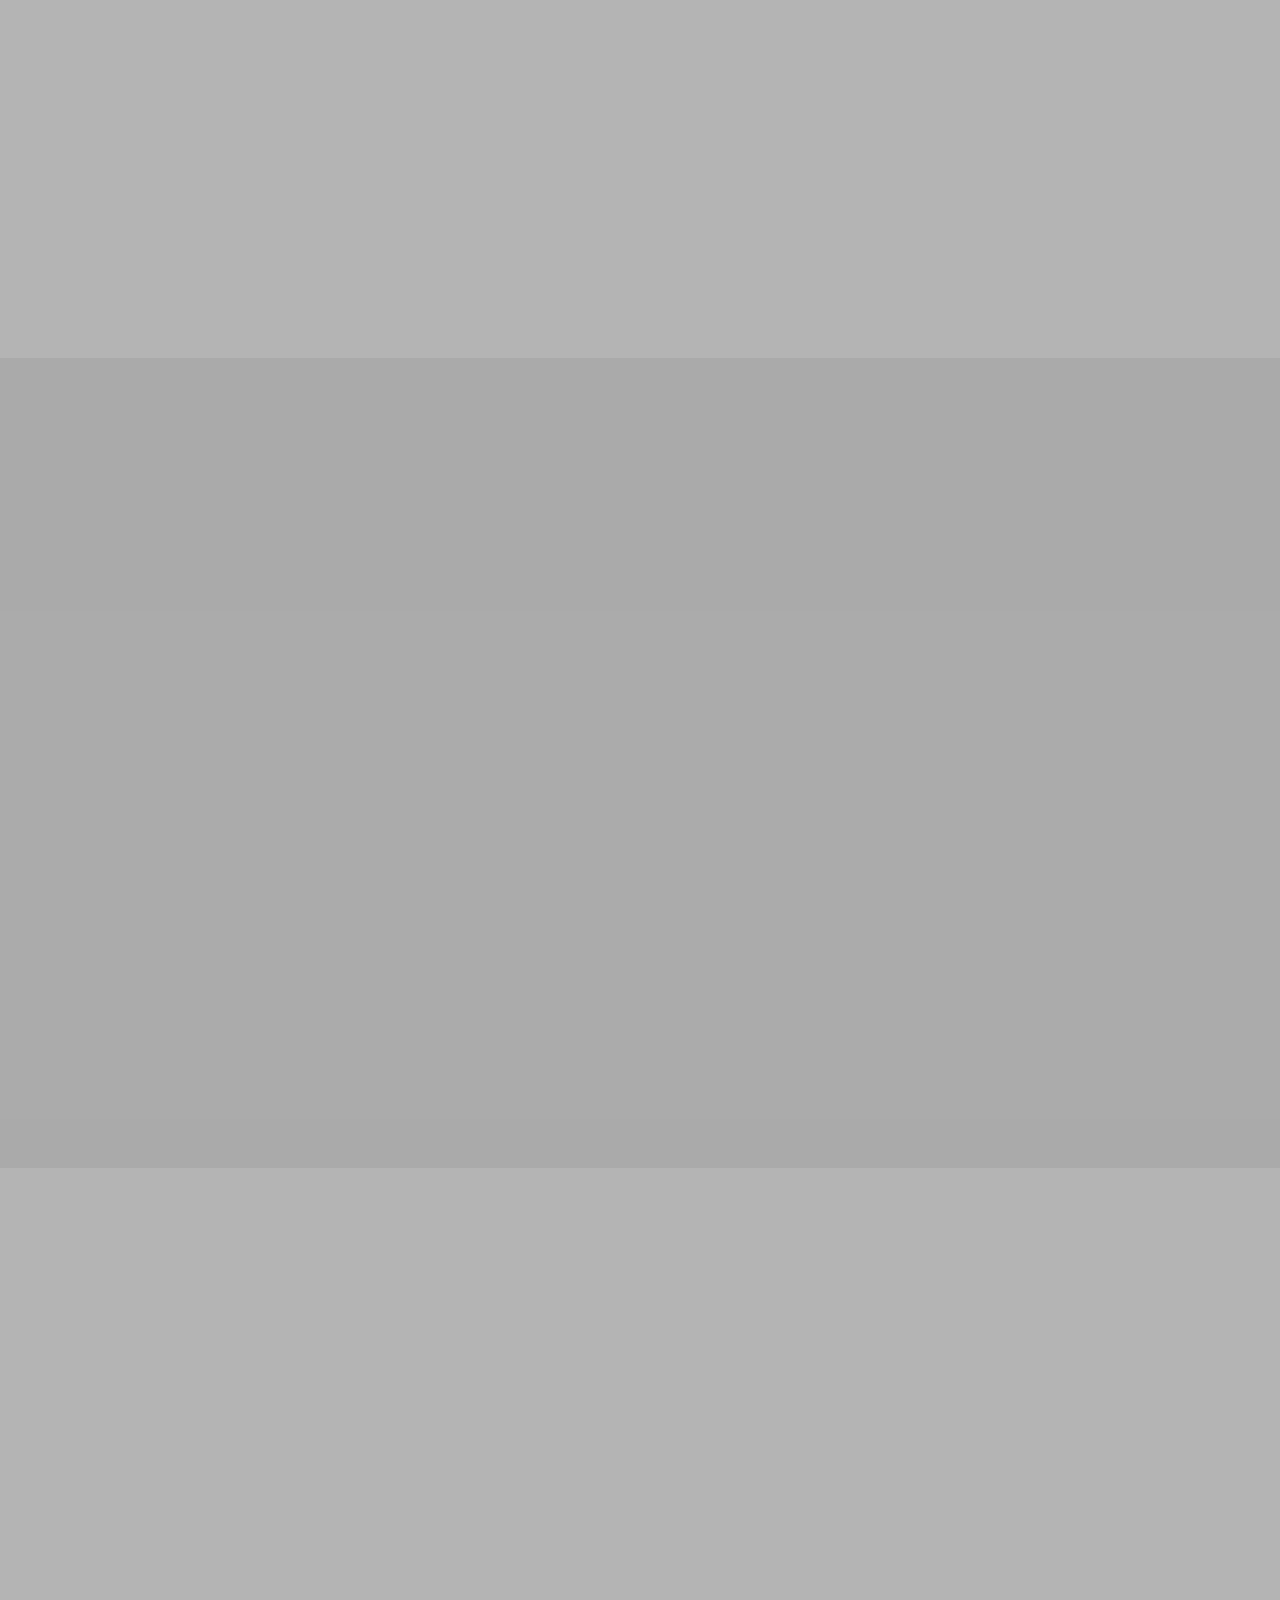
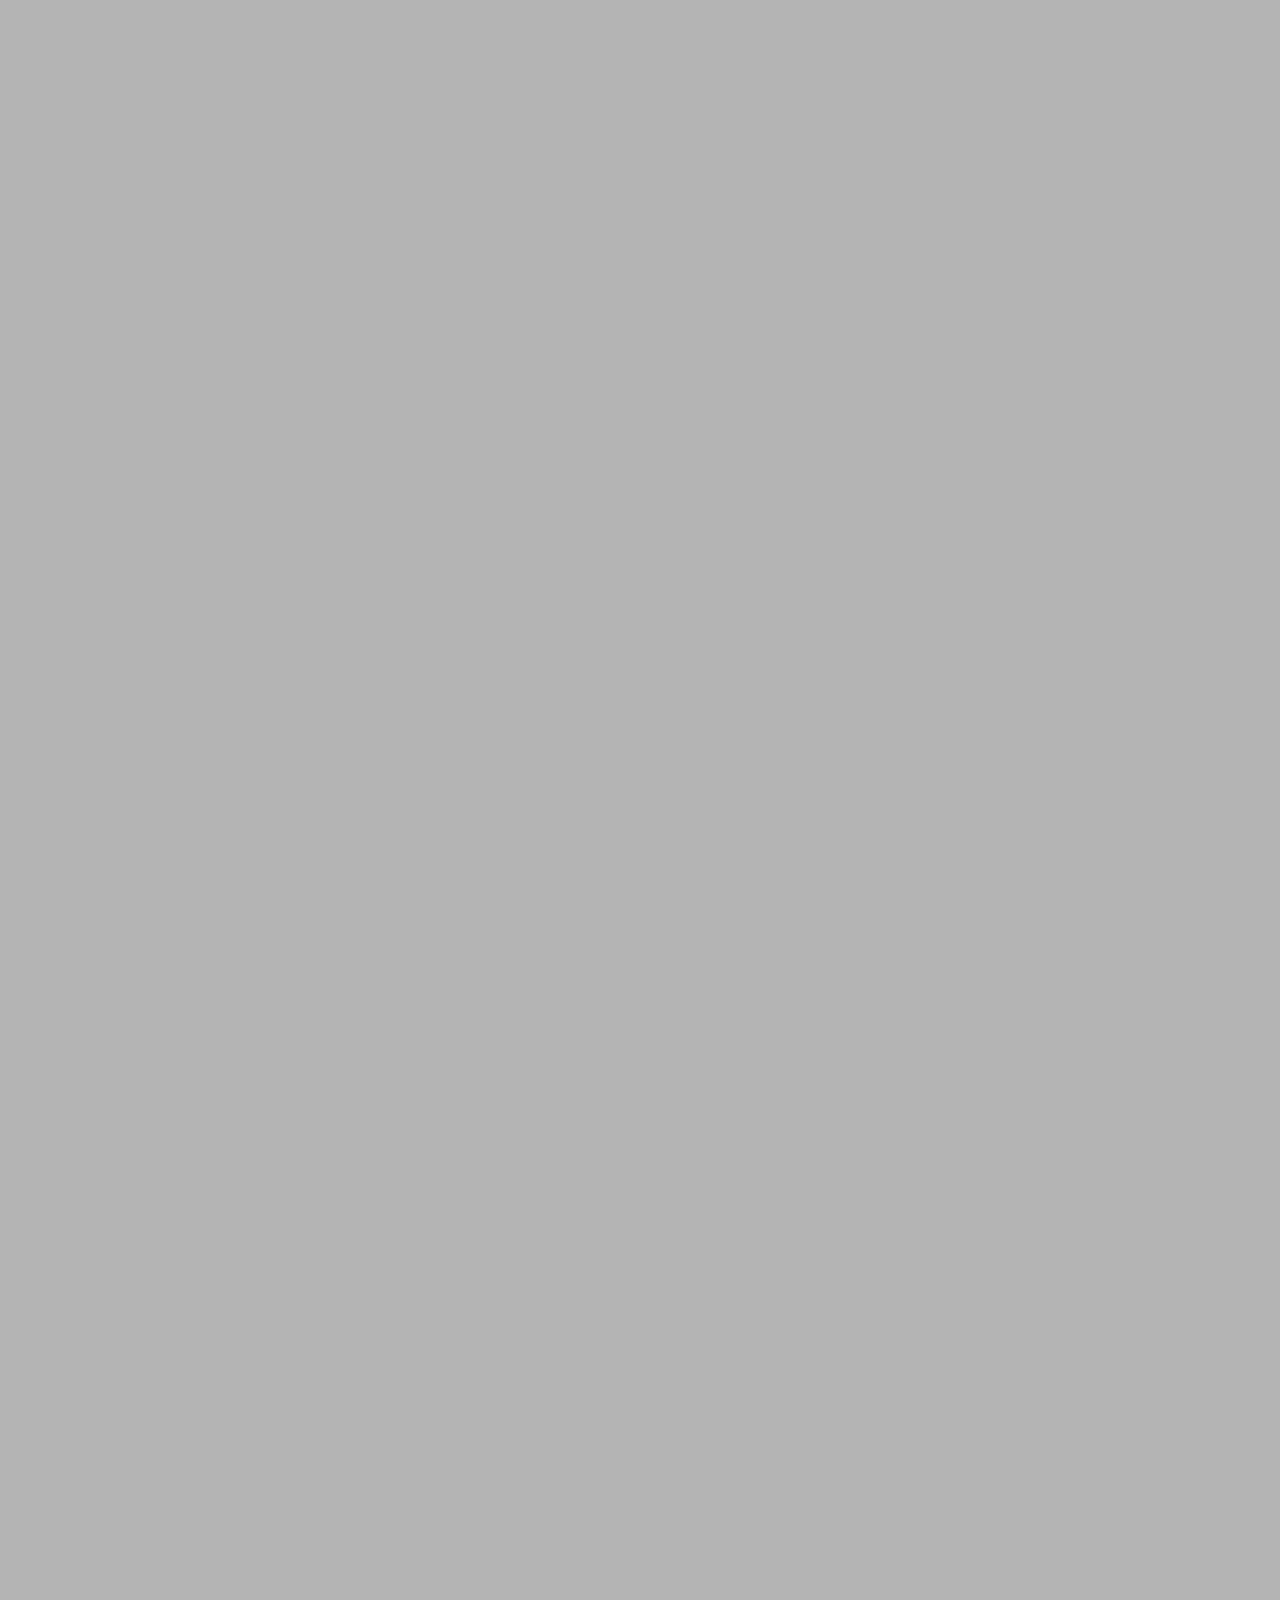
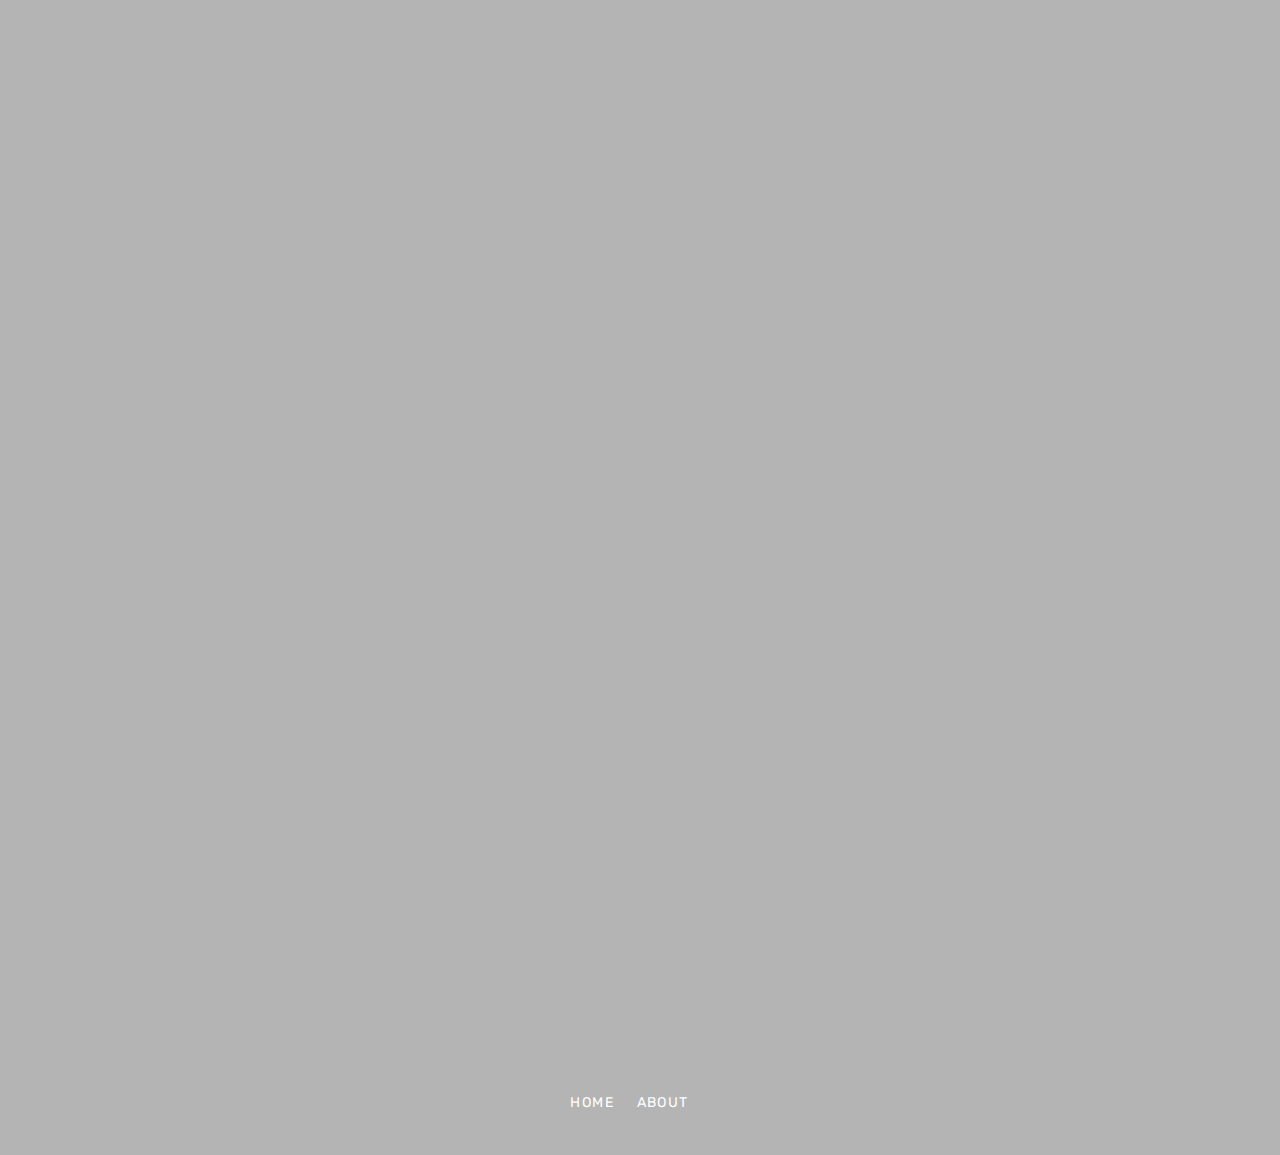
<file: olympicpictograms/index.html>
<!doctype html>

<html lang="en">

<head>
    <meta charset="utf-8" />

    <title>Olympic Pictograms</title>

    <meta name="description" content="designing 4 pictograms for the Olympics" />

    <!-- VIEWPORT FOR MOBILE -->
    <meta name="viewport" content="width=device-width, initial-scale=1" />

    <!-- FOR IE -->
    <meta http-equiv="X-UA-Compatible" content="ie=edge">

    <!-- GOOGLE FONTS -->
    <link href="https://fonts.googleapis.com/css?family=Rubik:300,400,700&display=swap" rel="stylesheet">
    <link href="https://fonts.googleapis.com/css2?family=Bruno+Ace+SC&display=swap" rel="stylesheet">

    <!-- MAIN CSS FILE -->
    <link href="../css/style.css" rel="stylesheet" type="text/css" />

</head>

<body class="page-projectdetail-bt olympic-bg">

    <header class="site-header">

        <div class="site-identity book-header">

            <h1><a href="../index.html">Selena Lytle-Brinck</a></h1>

        </div>

        <nav class="site-navigation book-nav">

            <ul>

                <li><a href="../index.html" class="selected">Work</a></li>

                <li><a href="../about.html">About</a></li>

            </ul>

        </nav>

    </header>

    <main>

        <section class="hero revealer tourismlogo-hero">

            <img src="../img/olympic-pictograms.png" alt="Olympic Pictograms" width="800" height="800" />

        </section>


        <section class="projectinfo">

            <div class="container revealer">

                <h1 class="headline book-white">Olympic Pictograms</h1>

                <h2 class="subheadline olympic-black"> A set of pictograms to represent
                    various events in the Olympic Games.
                </h2>

                <p class="book-desc">
                    For this project, we were assigned to create a set of at least 4
                    pictograms that represent various events in the Olympic Games.
                    They should be clear and unified and the final deliverable was
                    to create two versions—a positve and negative.
                </p>

            </div>

        </section>

        <section class="two-col darker">

            <div class="container revealer">

                <div class="subcontent-image">

                    <img src="../img/Olympic_rings_without_rims.svg.png" alt="Olympics Logo" width="600" height="600" />

                </div>

                <div class="subcontent-text">

                    <h3 class="olympic-black">Choosing Sports</h3>

                    <p>
                        The first phase was to choose sports from the official Olympic
                        Games list (either Winter OR Summer) and begin to explore
                        possiblities through sketching. The sports that I chose were
                        from the Summer Olympics list ( basketball, football, tennis,
                        and volleyball).
                    </p>

                </div>

            </div>

        </section>

        <section class="two-col flippit">

            <div class="container revealer">

                <div class="subcontent-image-grid">

                    <img src="../img/pictogram-sketch-1.jpg" alt="Sketches" width="600" height="600" />
                    <img src="../img/olympic-pictogram-sketch-2.jpg" alt="Sketches" width="600" height="600" />
                    <img src="../img/olympic-pictogram-sketch-3.jpg" alt="Sketches" width="600" height="600" />
                    <img src="../img/olympic-pictogram-inspiration.jpeg" alt="Inspiration" width="600" height="600" />

                </div>

                <div class="subcontent-text">

                    <h3 class="olympic-black">Sketching</h3>

                    <p>
                        These are some of the sketches that I had in mind for my pictograms
                        The concept that I chose was based on inspiration from the human
                        muscle anatomy. I thought that it would be best to showcase each sport
                        like that in a abstract way.
                    </p>

                </div>

            </div>

        </section>

        <section class="two-col darker">

            <div class="container revealer">

                <div class="subcontent-image">

                    <img src="../img/olympic-pictogram-design-process.png" alt="design process" width="600"
                        height="600" />

                </div>

                <div class="subcontent-text">

                    <h3 class="olympic-black">Finalizing Pictograms</h3>

                    <p>
                        The last phase was to refin and finalize our pictograms.
                    </p>

                </div>

            </div>

        </section>

        <section class="two-col flippit">

            <div class="container revealer">

                <div class="subcontent-image">

                    <img src="../img/olympic-pictogram-sign.jpg" alt="Sign" width="600" height="600" />
                    <img src="../img/olympic-pictogram-banner.jpg" alt="Banner" width="600" height="600" />
                    <img src="../img/tickets.jpg" alt="Tickets" width="600" height="600" />
                    <img src="../img/olympic-pictograms.png" alt="positive pictograms" width="600" height="600" />
                    <img src="../img/olympic-pictograms-black.png" alt="negative pictograms" width="600" height="600" />

                </div>

                <div class="subcontent-text">

                    <h3 class="olympic-black">Final</h3>

                    <p>
                        These are the final pictograms with mockups.
                    </p>

                </div>

            </div>

        </section>

        <section class="meta-info">

            <div class="container revealer">

                <div class="meta-text">

                    <h3 class="olympic-black">Tools &amp; Specifications</h3>

                    <ul class="meta-list">

                        <li><span>Client:</span> Emily &amp; Moody</li>

                        <li><span>Deliverables:</span> Designing Pictograms</li>

                        <li><span>Year:</span> 2022</li>

                        <li><span>Medium:</span> Illustration</li>

                        <li><span>Role:</span> Visual Identity Design/Graphic Design</li>

                        <li><span>Software:</span> Adobe Photoshop, Adobe Illustrator</li>

                        <li><span>Tags:</span> Graphic Design, Custom Illustration</li>
                    </ul>

                    <a href="../index.html" class="button">See More Work</a>

                </div>

        </section>

    </main>

    <footer class="site-footer">

        <nav class="site-navigation book-footer">

            <ul>

                <li><a href="../index.html">Home</a></li>

                <li><a href="../about.html">About</a></li>

            </ul>

        </nav>

    </footer>

    <script src="../js/scripts.js"></script>

</body>

</html>
</file>
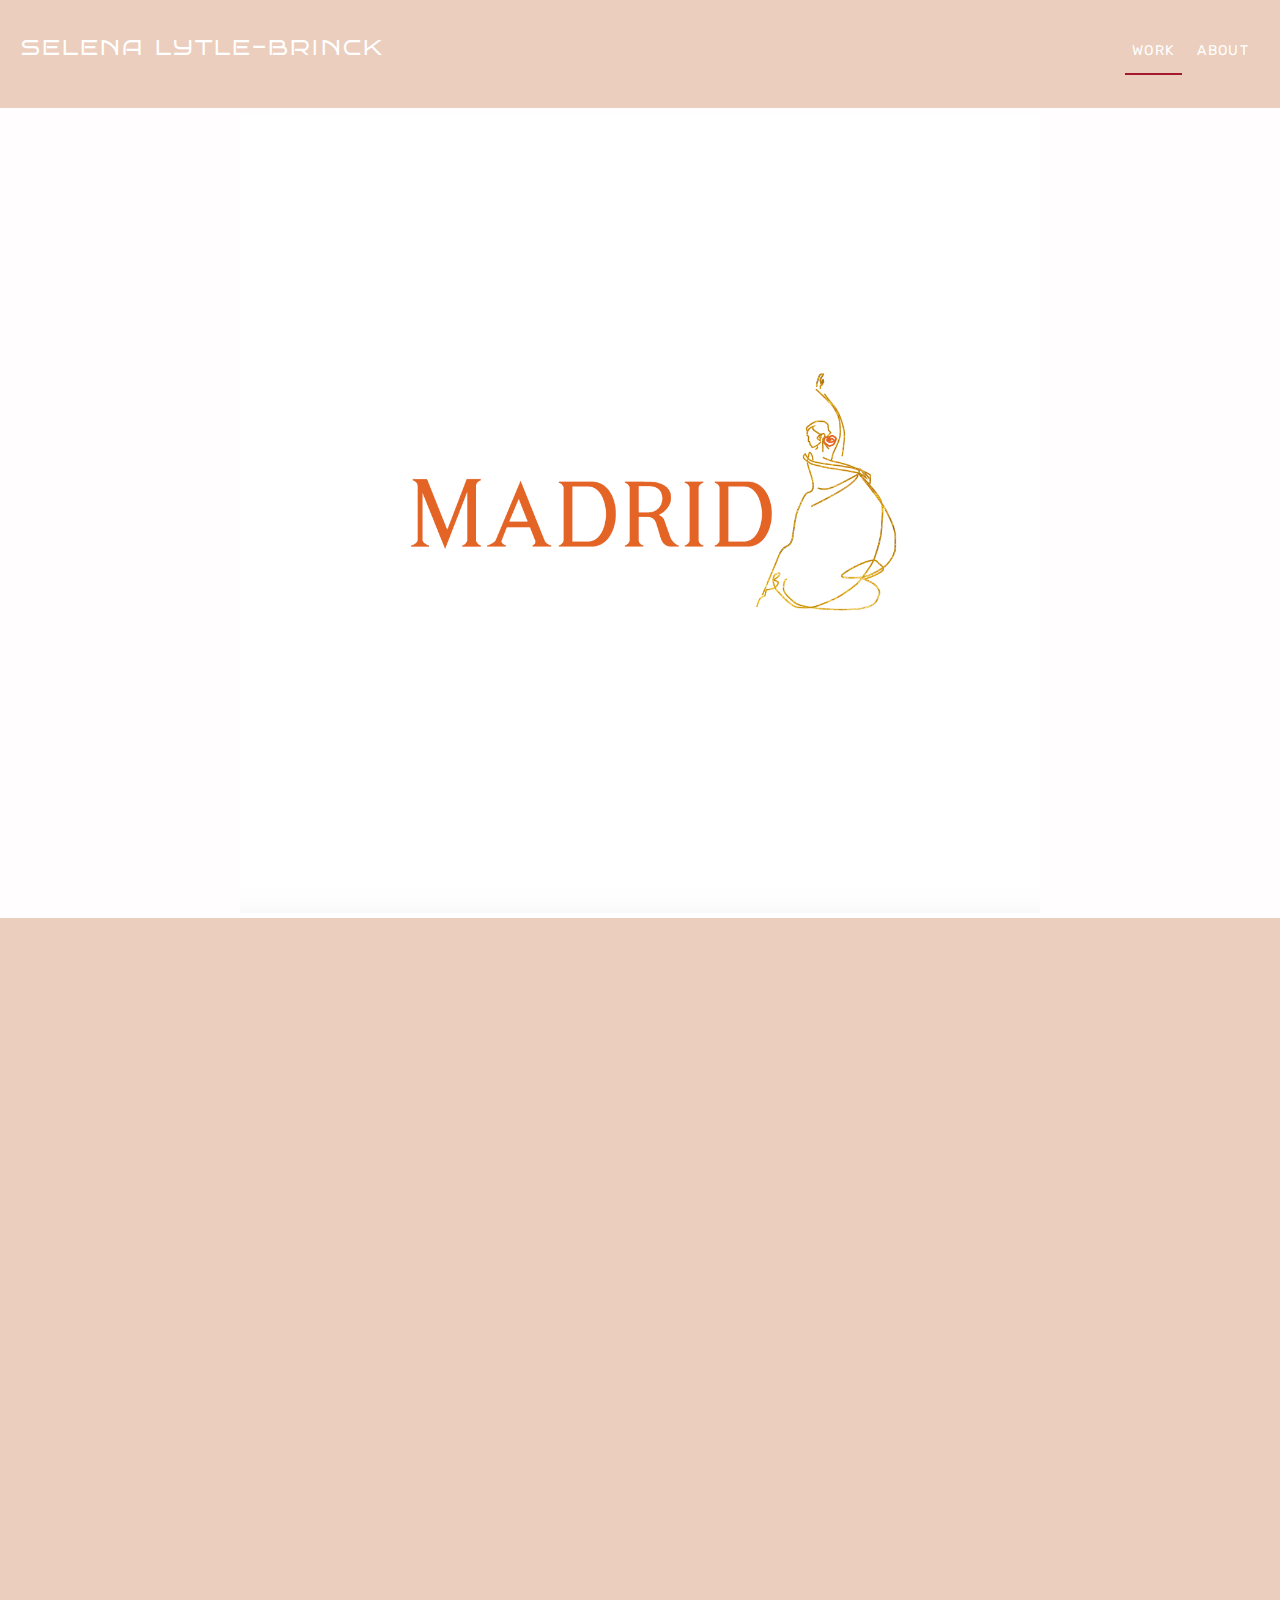
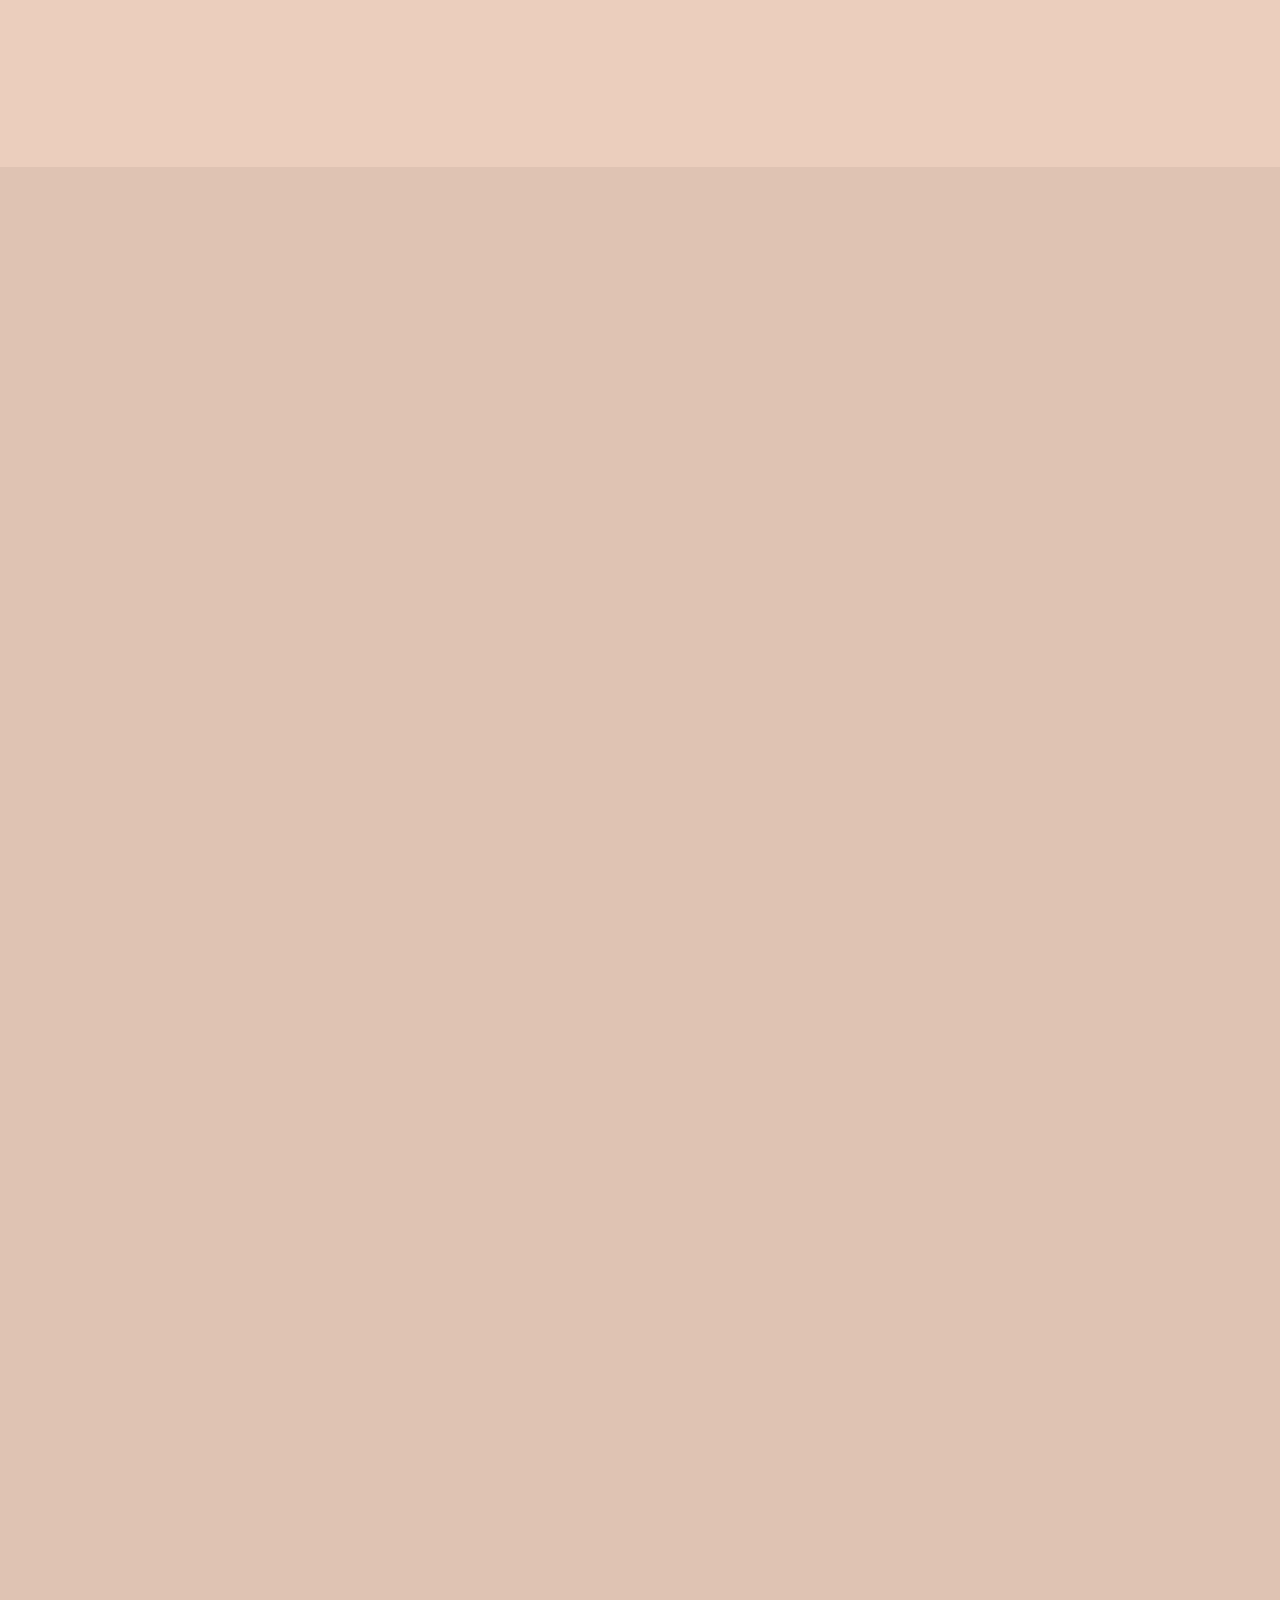
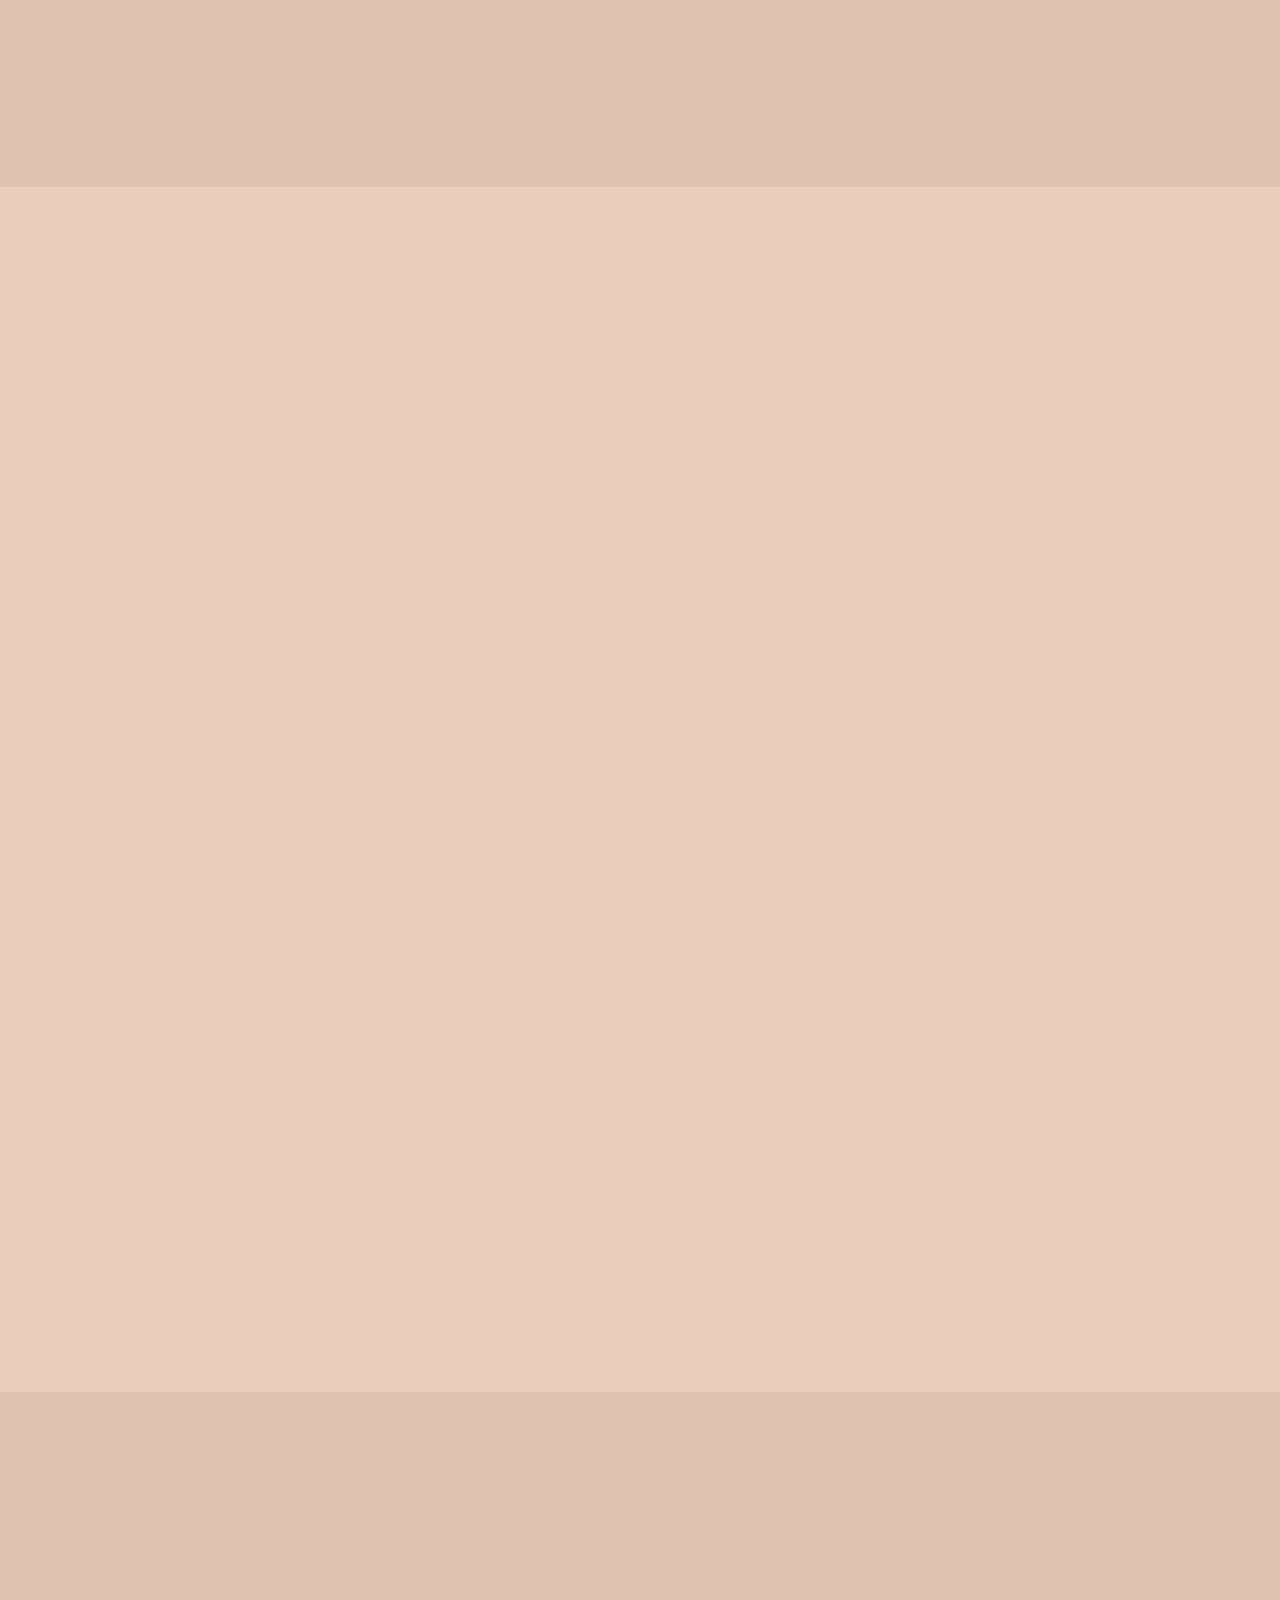
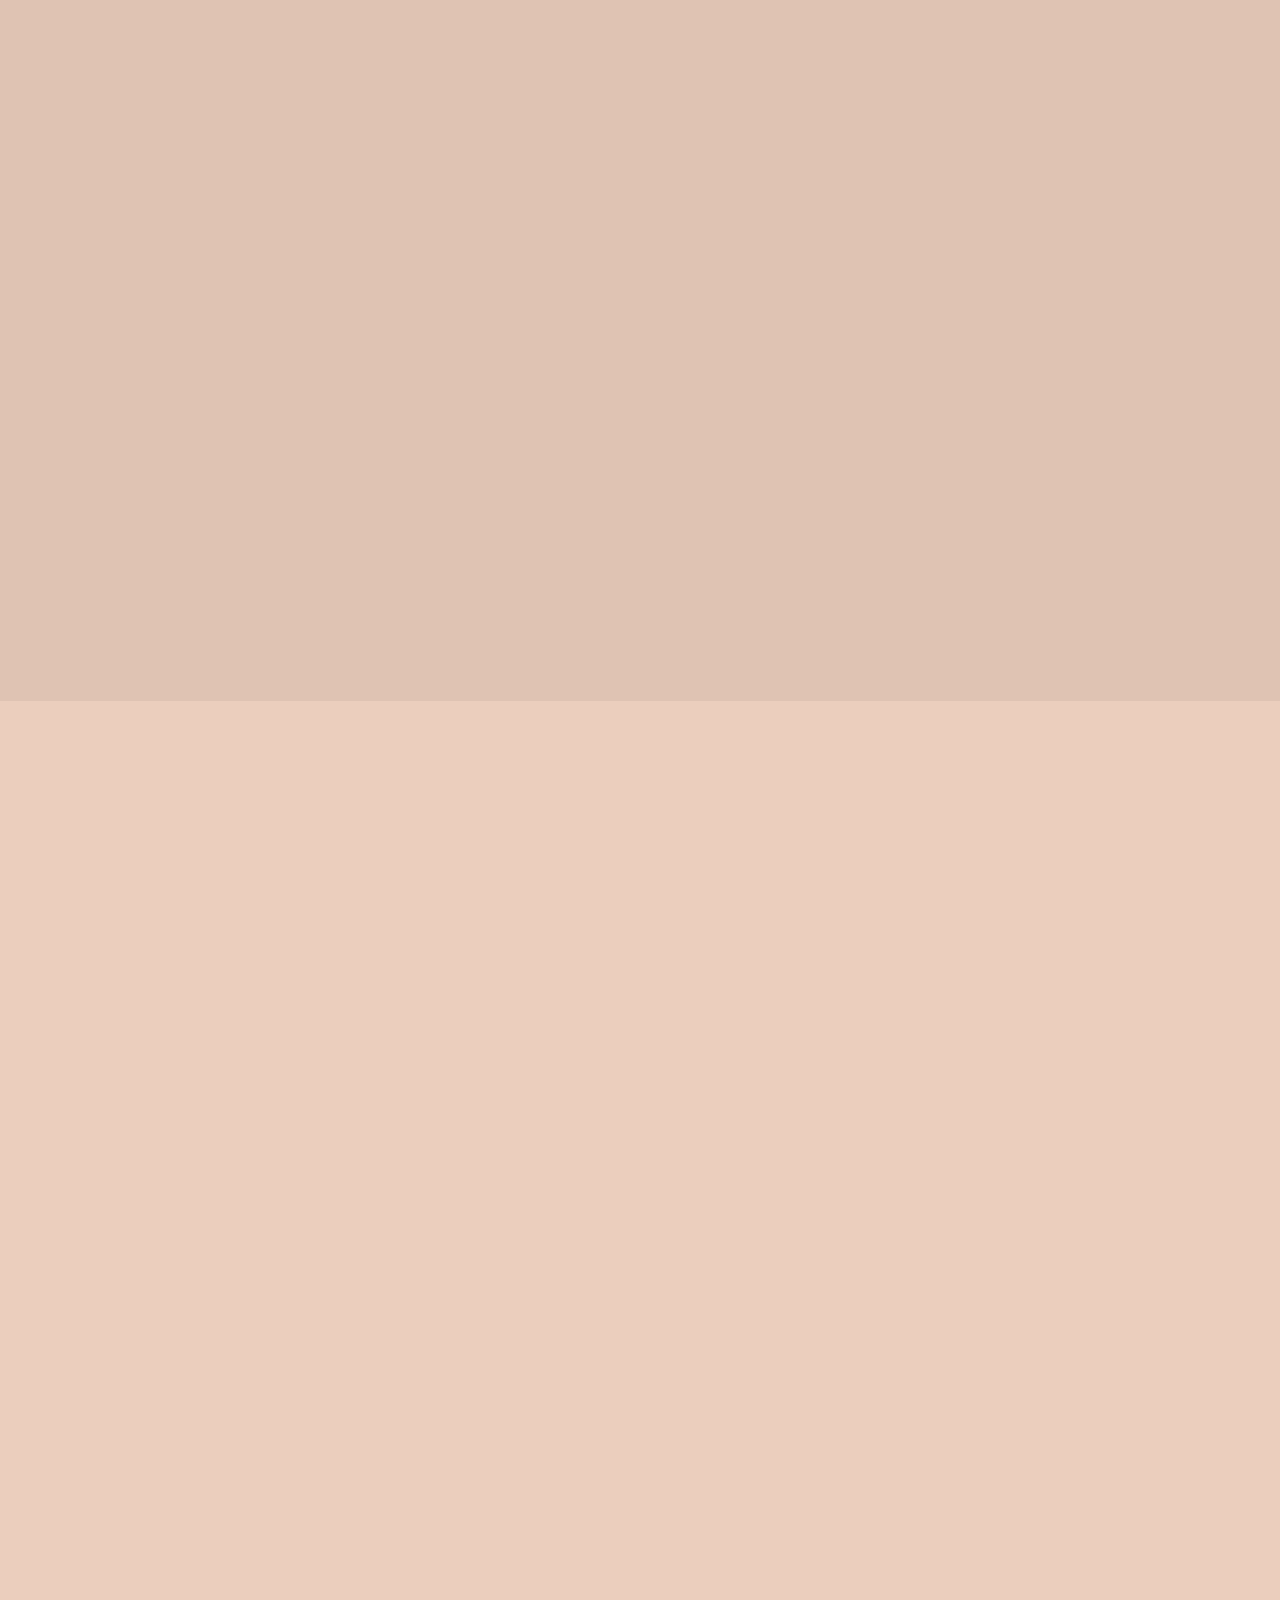
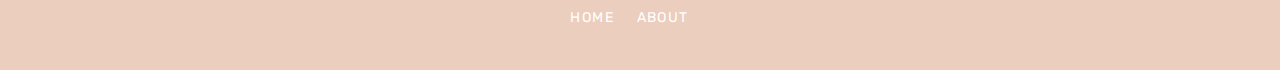
<file: tourismlogo/index.html>
<!doctype html>

<html lang="en">

<head>
    <meta charset="utf-8" />

    <title>Tourism Logo</title>

    <meta name="description" content="designing a logo for an international tourist city" />

    <!-- VIEWPORT FOR MOBILE -->
    <meta name="viewport" content="width=device-width, initial-scale=1" />

    <!-- FOR IE -->
    <meta http-equiv="X-UA-Compatible" content="ie=edge">

    <!-- GOOGLE FONTS -->
    <link href="https://fonts.googleapis.com/css?family=Rubik:300,400,700&display=swap" rel="stylesheet">
    <link href="https://fonts.googleapis.com/css2?family=Bruno+Ace+SC&display=swap" rel="stylesheet">

    <!-- MAIN CSS FILE -->
    <link href="../css/style.css" rel="stylesheet" type="text/css" />

</head>

<body class="page-projectdetail-bt tl-bg">

    <header class="site-header">

        <div class="site-identity book-header">

            <h1><a href="../index.html">Selena Lytle-Brinck</a></h1>

        </div>

        <nav class="site-navigation book-nav">

            <ul>

                <li><a href="../index.html" class="selected">Work</a></li>

                <li><a href="../about.html">About</a></li>

            </ul>

        </nav>

    </header>

    <main>

        <section class="hero revealer tourismlogo-hero">

            <img src="../img/madrid-color.png" alt="Madrid Logo" width="800" height="800" />

        </section>


        <section class="projectinfo">

            <div class="container revealer">

                <h1 class="headline book-white">Tourism Logo</h1>

                <h2 class="subheadline tl-orange"> Designing A Logo for an International Tourist City</h2>

                <p class="book-desc">
                    For this project, we were assigned to design a logo that appropriately
                    represents the history, culture, arts and feel of our international
                    city of choice. The city that I chose to do my logo for was Madrid.
                    I was already familar with the city and had great grandparents that
                    used to live there, but I wanted to go further in my research and
                    learn more about the culture.
                </p>

            </div>

        </section>

        <section class="two-col darker">

            <div class="container revealer">

                <div class="subcontent-image">

                    <img src="../img/typing-keyboarding-practice-games-and-lessons1604681748818430.jpg" alt="research"
                        width="600" height="600" />

                </div>

                <div class="subcontent-text">

                    <h3 class="tl-orange">Research</h3>

                    <p>
                        The first phase of the project was to do research of our city.
                        I learned a lot about Madrid's history, culture, art, archietecture,
                        customs, and geography during this process While using this understanding,
                        I was able to start sketching out different concepts to narrow it down to
                        3 good ideas to show to my teacher for critique.
                    </p>

                </div>

            </div>

        </section>

        <section class="two-col darker">

            <div class="container revealer">

                <div class="subcontent-image">

                    <img src="../img/madrid-sketch.jpg" alt="Sketches" width="600" height="600" />
                    <img src="../img/madrid-logo-ideas.jpg" alt="3 logo ideas" width="600" height="600" />

                </div>

                <div class="subcontent-text">

                    <h3 class="tl-orange">Sketching</h3>

                    <p>
                        These are some of the sketches that I had to do for this project. Out of
                        the 100 ideas that I had came up with, we narrowed it down to only 3 to
                        then digitize in Adobe Illustrator for the next critique.
                    </p>

                </div>

            </div>

        </section>

        <section class="two-col flippit">

            <div class="container revealer">

                <div class="subcontent-image">

                    <img src="../img/madrid-black-white.png" alt="black & white logo" width="600" height="600" />
                    <img src="../img/madrid-color.png" alt="logo in color" width="600" height="600" />

                </div>

                <div class="subcontent-text">

                    <h3 class="tl-orange">Refining Logo</h3>

                    <p>
                        After recieving feedback from the critique, the final decision for the
                        logo was the line drawing of a Flamenco dancer. The last phase is to
                        now refine the logo and explore color.
                    </p>

                </div>

            </div>

        </section>

        <section class="two-col darker">

            <div class="container revealer">

                <div class="subcontent-image">

                    <img src="../img/madrid_bag.jpg" alt="logo on bag" width="600" height="600" />
                    <img src="../img/madrid_mug.jpg" alt="logo on mug" width="600" height="600" />

                </div>

                <div class="subcontent-text">

                    <h3 class="tl-orange">Final Logo</h3>

                    <p>
                        Some examples on how the logo can be used.
                    </p>

                </div>

            </div>

        </section>

        <section class="meta-info">

            <div class="container revealer">

                <div class="meta-text">

                    <h3 class="tl-orange">Tools &amp; Specifications</h3>

                    <ul class="meta-list">

                        <li><span>Client:</span> Emily &amp; Moody</li>

                        <li><span>Deliverables:</span> Designing a logo</li>

                        <li><span>Year:</span> 2022</li>

                        <li><span>Medium:</span> Illustration</li>

                        <li><span>Role:</span> Visual Identity Design/Graphic Design</li>

                        <li><span>Software:</span> Adobe Photoshop, Adobe Illustrator</li>

                        <li><span>Tags:</span> Graphic Design, Custom Illustration</li>
                    </ul>

                    <a href="../index.html" class="button">See More Work</a>

                </div>

        </section>

    </main>

    <footer class="site-footer">

        <nav class="site-navigation book-footer">

            <ul>

                <li><a href="../index.html">Home</a></li>

                <li><a href="../about.html">About</a></li>

            </ul>

        </nav>

    </footer>

    <script src="../js/scripts.js"></script>

</body>

</html>
</file>
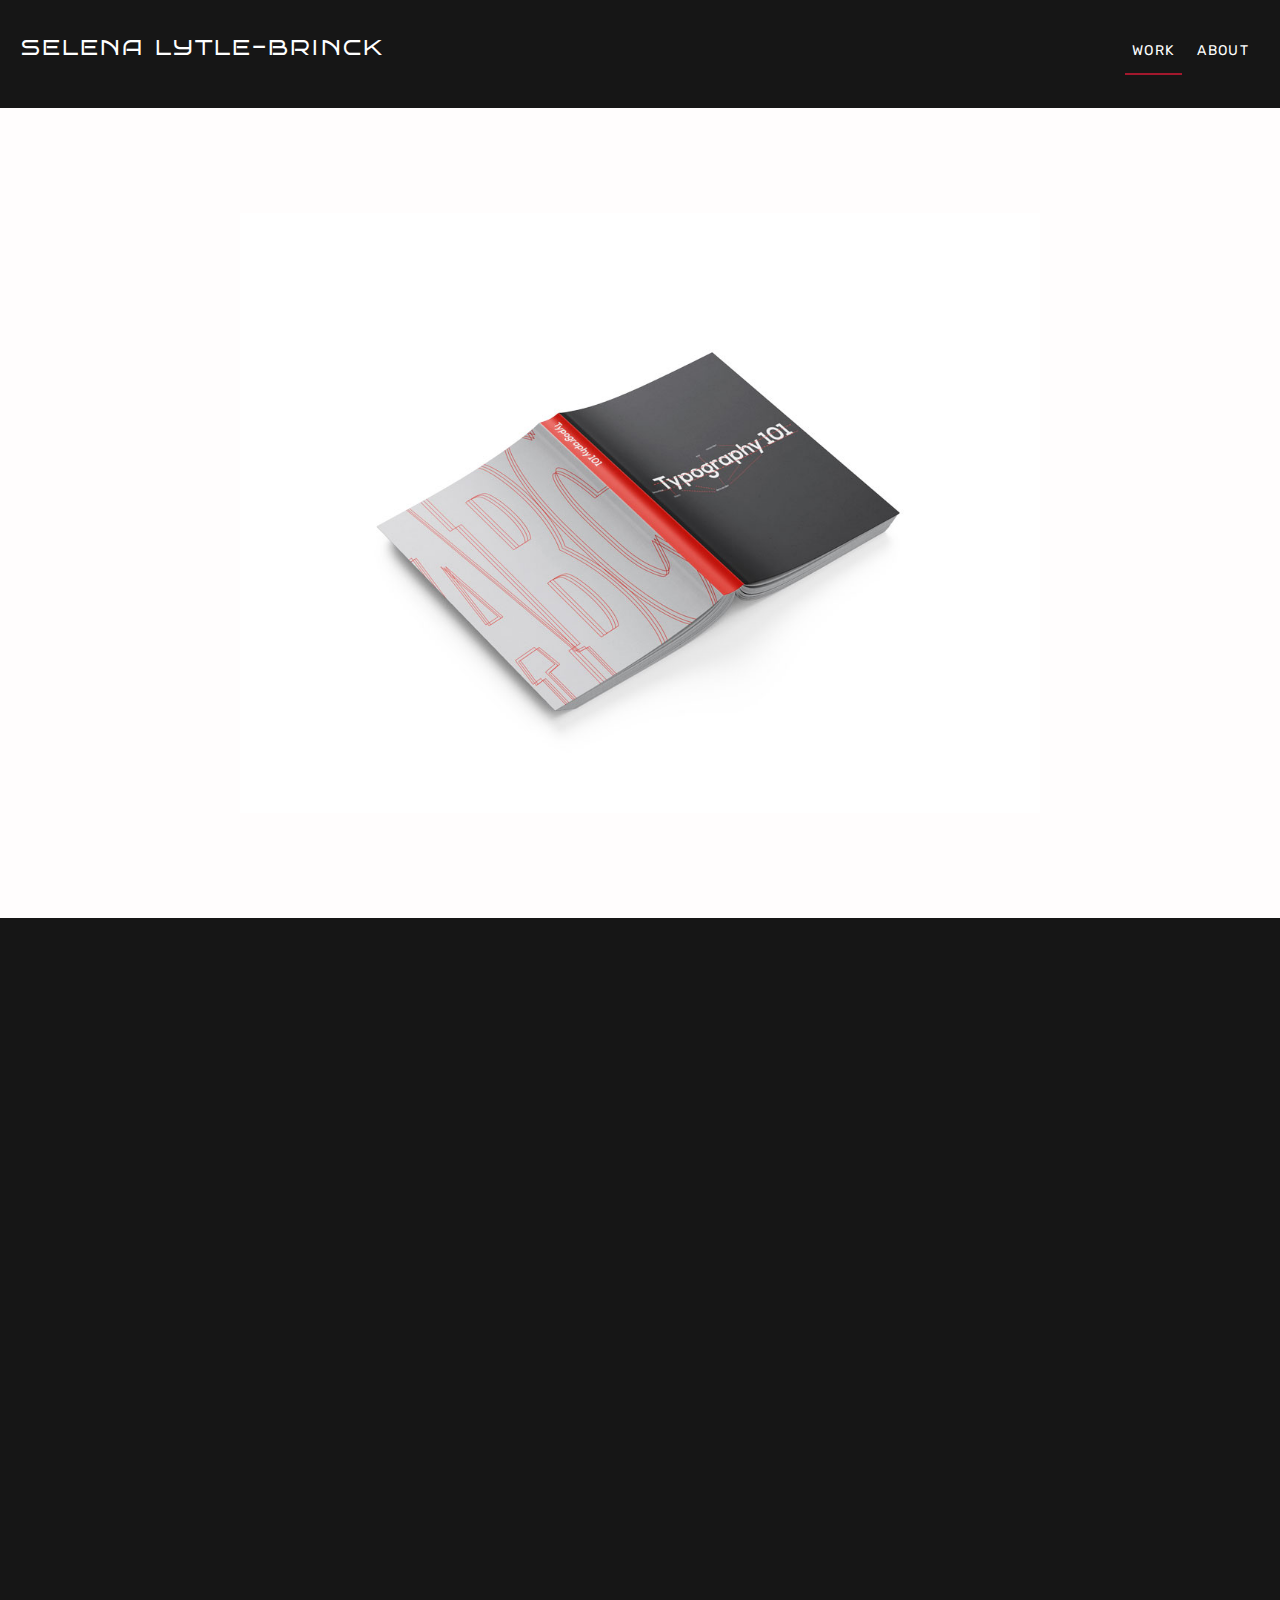
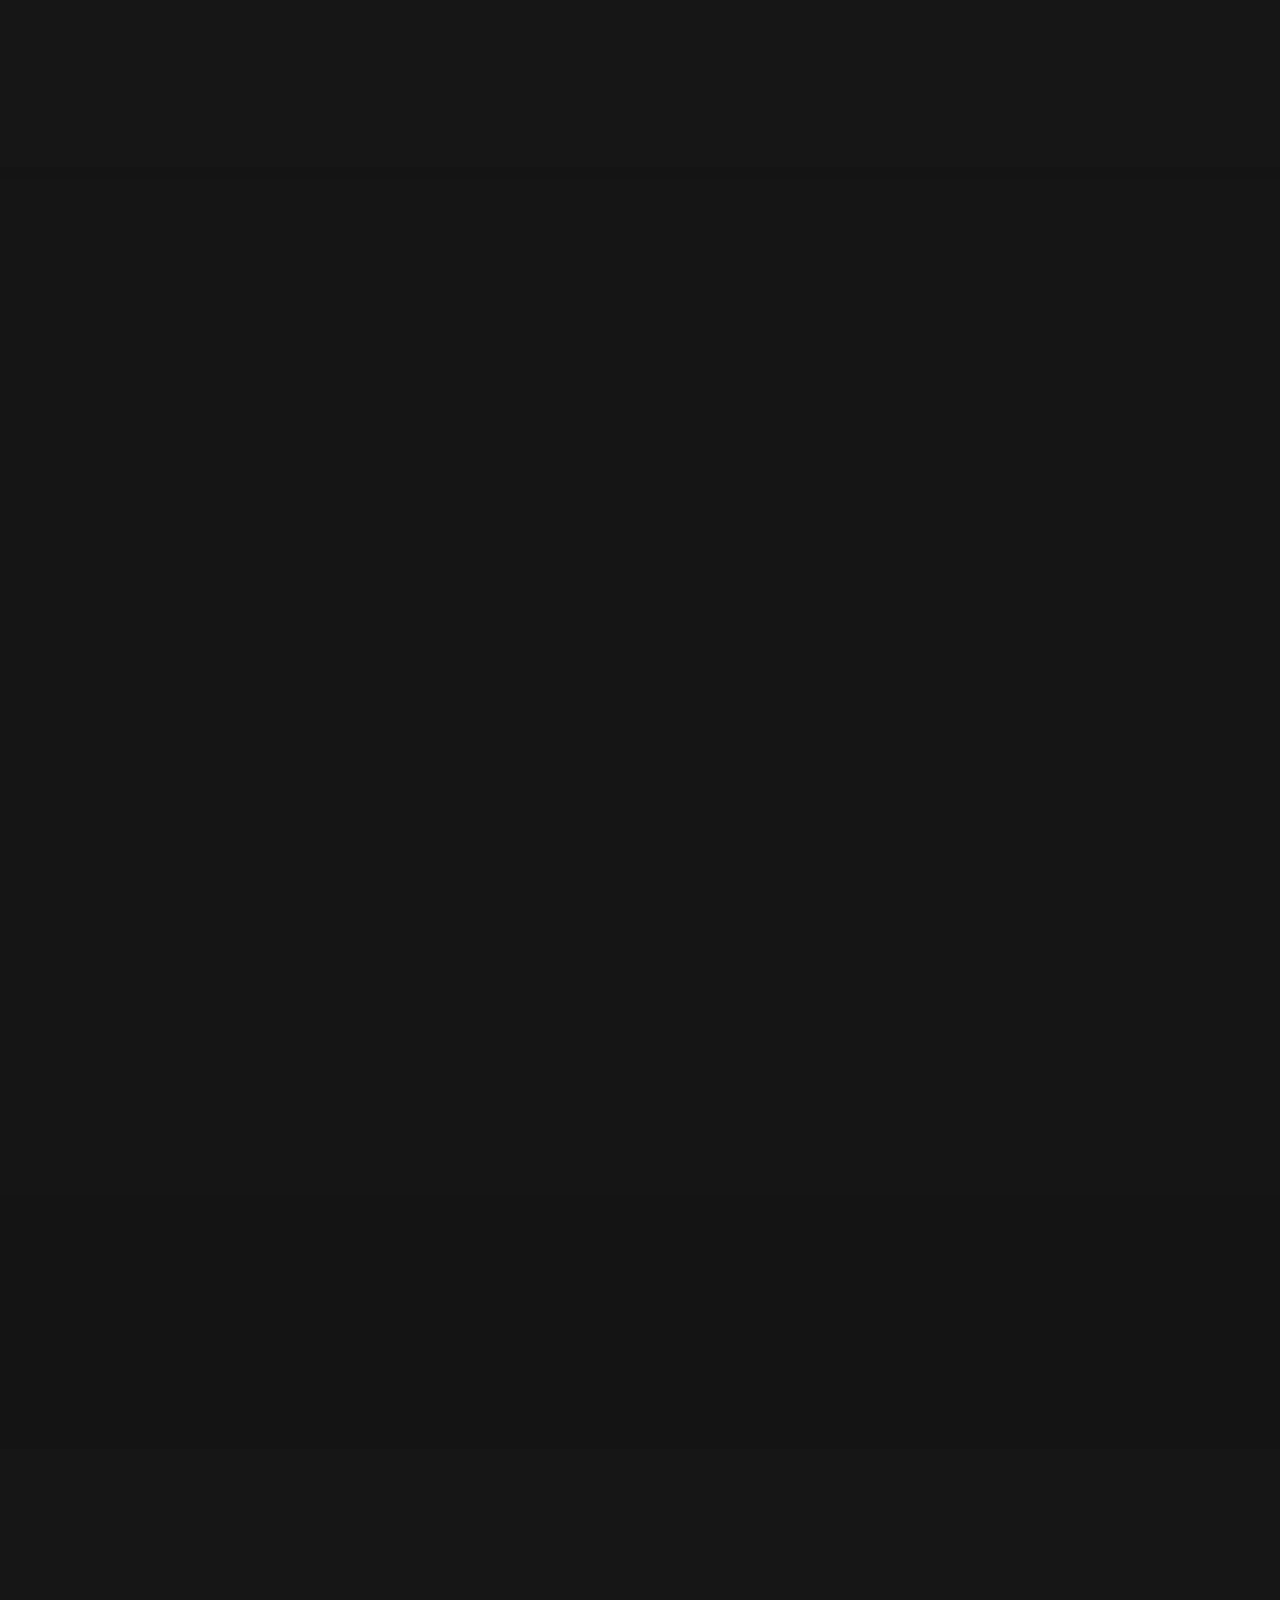
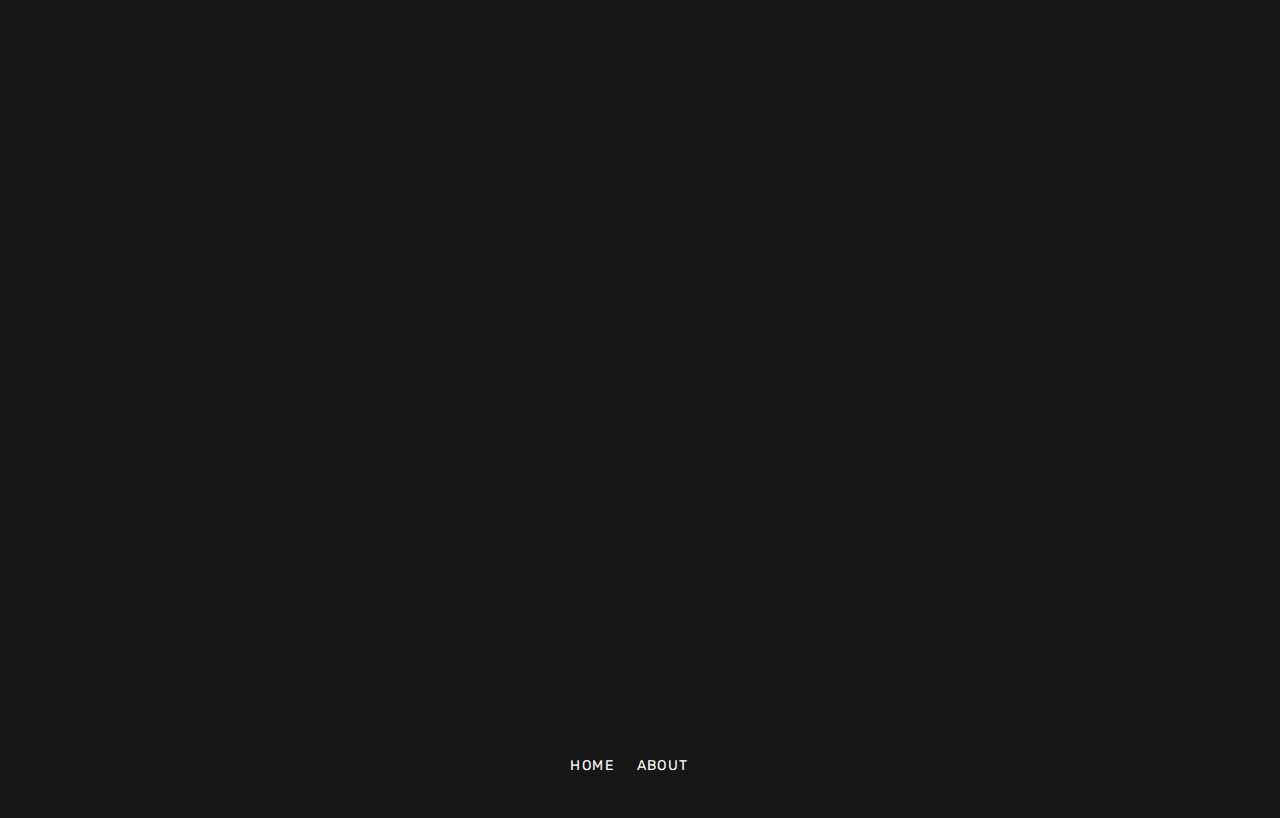
<file: typographybook/index.html>
<!doctype html>

<html lang="en">

<head>
    <meta charset="utf-8" />

    <title>Typography Book</title>

    <meta name="description" content="understanding typography" />

    <!-- VIEWPORT FOR MOBILE -->
    <meta name="viewport" content="width=device-width, initial-scale=1" />

    <!-- FOR IE -->
    <meta http-equiv="X-UA-Compatible" content="ie=edge">

    <!-- GOOGLE FONTS -->
    <link href="https://fonts.googleapis.com/css?family=Rubik:300,400,700&display=swap" rel="stylesheet">
    <link href="https://fonts.googleapis.com/css2?family=Bruno+Ace+SC&display=swap" rel="stylesheet">

    <!-- MAIN CSS FILE -->
    <link href="../css/style.css" rel="stylesheet" type="text/css" />

</head>

<body class="page-projectdetail-bt book-bg">

    <header class="site-header">

        <div class="site-identity book-header">

            <h1><a href="../index.html">Selena Lytle-Brinck</a></h1>

        </div>

        <nav class="site-navigation book-nav">

            <ul>

                <li><a href="../index.html" class="selected">Work</a></li>

                <li><a href="../about.html">About</a></li>

            </ul>

        </nav>

    </header>

    <main>

        <section class="hero revealer typographybook-hero">

            <img src="../img/typography-cover-3.jpg" alt="typography book cover" width="800" height="800" />

        </section>


        <section class="projectinfo">

            <div class="container revealer">

                <h1 class="headline book-white">Typography Book</h1>

                <h2 class="subheadline book-red"> An in-depth exploration of typography</h2>

                <p class="book-desc">
                    Throughout the semester, we were assigned to create an eight-chapter
                    book, and will serve as a reference tool for future educational and
                    professional pursuits.
                </p>

            </div>

        </section>

        <section class="two-col darker">

            <div class="container revealer">

                <div class="subcontent-image-grid">

                    <img src="../img/typography-book-1.jpg" alt="first book" width="600" height="600" />
                    <img src="../img/typography-book-4.jpg" alt="first book" width="600" height="600" />
                    <img src="../img/typography_magazine.jpg" alt="first book" width="600" height="600" />
                    <img src="../img/typography_magazine-2.jpg" alt="first book" width="600" height="600" />
                    <img src="../img/typography-book-2.jpg" alt="first book" width="600" height="600" />
                    <img src="../img/typography-book-3.jpg" alt="first book" width="600" height="600" />

                </div>

                <div class="subcontent-text">

                    <h3 class="book-red">Content</h3>

                    <p>
                        Each week was dedicated to creating each chapter of the book. Throughout
                        the 16 weeks, we learned various lessons on typography. From composition,
                        type pairing, making & using a grid, etc.
                    </p>

                </div>

            </div>

        </section>

        <section class="meta-info">

            <div class="container revealer">

                <div class="meta-text">

                    <h3 class="book-red">Tools &amp; Specifications</h3>

                    <ul class="meta-list">

                        <li><span>Client:</span> Emily &amp; Moody</li>

                        <li><span>Deliverables:</span> Typography Book</li>

                        <li><span>Year:</span> 2021</li>

                        <li><span>Medium:</span> Print</li>

                        <li><span>Role:</span> Visual Identity Design</li>

                        <li><span>Software:</span> Adobe InDesign, Adobe Photoshop</li>

                        <li><span>Tags:</span> Graphic Design, Custom Illustration</li>
                    </ul>

                    <a href="../index.html" class="button">See More Work</a>

                </div>

        </section>

    </main>

    <footer class="site-footer">

        <nav class="site-navigation book-footer">

            <ul>

                <li><a href="../index.html">Home</a></li>

                <li><a href="../about.html">About</a></li>

            </ul>

        </nav>

    </footer>

    <script src="../js/scripts.js"></script>

</body>

</html>
</file>
<file: css/style.css>
/* CSS TABLE OF CONTENTS 
  # GLOBALS
    # RESET
    # BODY SETTINGS
  # TYPOGRAPHY
    # HEADINGS
    # PARAGRAPHS
    # LINKS
    # TYPE SPECIMEN
  # MEDIA
    # IMAGES
    # VIDEO
  # COMPONENTS
    # BUTTONS
  # LAYOUT
    # CONTAINER
    # BESPOKE LAYOUT HELPERS
  # STRUCTURE
    # HEADER
    # FOOTER
    # NAV
    # MAIN
    # SECTIONS
  # ANIMATIONS
    # @KEYFRAME
    # SCROLL-TRIGGERED
*/

/* GLOBAL RESET */

* {
  box-sizing: border-box;
}


/* GLOBAL BODY SETTINGS */

body {
  font-family: "Rubik", Helvetica, Arial, sans-serif;
  font-weight: 400;
  font-size: 87.5%;
  /* 14px */
  color: #ffffff;
  margin: 0 auto;
  background-color: #868686;
  min-height: 100vh;
}



/* TYPOGRAPHY */

h1,
h2,
h3 {
  font-weight: normal;
  text-transform: uppercase;
}

p {
  max-width: 35em;
}

a {
  color: rgb(0 0 0 / 0.8);
  text-decoration: none;
}

a:hover {
  color: #df12a1;
}


/* TYPE SPECIMEN */

.headline {
  font-family: "Rubik", Helvetica, Arial, sans-serif;
  font-size: 4em;
  font-weight: 400;
  color: #eaff00;
  line-height: 1;
  margin: 0 0 .4em 0;
}

.subheadline {
  font-size: 1.5em;
  font-weight: 400;
  text-transform: uppercase;
  color: #000000;
  line-height: 1;
  margin: 0 0 .6em 0;
}

.site-identity h1 {
  font-family: "Rubik", Helvetica, Arial, sans-serif;
}


/* MEDIA */

img {
  max-width: 100%;
  height: auto;
}

img.circular {
  display: block;
  border-radius: 100%;
  margin-bottom: 2em;
  margin-left: auto;
  margin-right: auto;
  margin-top: 2.5em;
}

video {
  max-width: 100%;
  height: auto;
}

/* ABOUT PAGE */
.text-centered {
  text-align: center;
}

.text-centered p {
  text-align: center;
  margin-left: auto;
  margin-right: auto;
}


/* BUTTONS */

.button {
  display: inline-block;
  border: 1px solid #eaff00;
  border-radius: 3em;
  padding: 1em 2em;
  margin: .5em 0;
  color: #000000;
  text-transform: uppercase;
}

.button:hover {
  background: #000000;
  color: #fff;
}


/* LAYOUT */

.container {
  max-width: 1200px; 
  margin: 0 auto;
}


.right-content {
  margin-left: 3em;
  /* border: 3px solid red; */
}

/* BESPOKE LAYOUT HELPERS */

@media (min-width: 768px) {

  .two-col .container {
      display: flex;
  }

  .two-col .subcontent-image,
  .two-col .subcontent-text {
      width: 50%;
      padding: 2em;
  }

  .col-imagesmaller .container {
      display: flex;
      align-items: flex-start;
  }

  .col-imagesmaller .subcontent-image {
      width: 33.3333%;
  }

  .col-imagesmaller .subcontent-text {
      width: 66.6666%;
      padding: 2em;
  }

  .flippit .container {
      flex-direction: row-reverse;
  }

}


/* STRUCTURE */

.site-header,
.site-footer {
  text-align: center;
  margin: 1em 0;
  padding-bottom: 1em;
}

.site-header {
  display: flex;
  justify-content: space-between;
  position: absolute;
  width: 100%;
}

.site-header h1 {
  font-size: 1.5em;
  font-weight: 400;
  margin: 0;
}

.site-header h1 a {
  color: #ffffff;
  font-family: 'Bruno Ace SC';
  text-transform: uppercase;
  letter-spacing: 0.1em;
  padding: 1em;
  display: inline-block;
  transition: .2s ease-out all;
}

.site-header h1 a:hover {
  color: #eaff00;
}


/* SITE NAV */

.site-navigation ul {
  padding: 0;
  margin: 1em 1.5em 0 0;
}

.site-navigation ul li {
  display: inline-block;
}

.site-navigation ul li a {
  display: block;
  padding: 1em 0.5em;
  margin: 0 .2em;
  color: #ffffff;
  text-transform: uppercase;
  letter-spacing: 0.1em;
  border-bottom: 2px solid rgb(0 0 0 / 0);
  transition: .2s ease-out all;
}

.site-navigation ul li a:hover {
  border-bottom: 2px solid #eaff00;
  color: #eaff00;
}

.site-navigation ul li a.selected {
  border-bottom: 2px solid #ffffff;
}

/* CURSOR MESSAGE */
.cursor {
  border-right:2px solid rgb(255, 255, 255);
    white-space:nowrap;
    overflow:hidden;
    max-width:max-content;
    font-size: 6em;
    color: rgb(255, 255, 255);
    font-size: clamp(1.5em, 6vw, 6em);
    text-shadow: 0px 0px 10px #eaff00;
}

.message{
  animation:typeMsg 3s steps(31, end),
            cursorAnim 1s steps(40) infinite normal;
}

@keyframes typeMsg{
  from{width:0;}
  to{width:100%;}
}

@keyframes cursorAnim{
  from{border-right-color:rgb(255, 255, 255);}
  to{border-right-color:transparent;}
}

/* SCROLL DOWN */
:root {
  --color: rgba(255, 255, 255, 0.918);
}

.container_mouse {
  text-align: center;
  color: var(--color);
  font-weight: lighter;
  text-transform: uppercase;
  padding-top: 2rem; 
  cursor: pointer;
}

.container_mouse .mouse-btn {
  margin: 10px auto;
  width: 40px;
  height: 80px;
  border: 4px solid var(--color);
  border-radius: 30px;
  display: flex;
}

.container_mouse .mouse-btn .mouse-scroll {
  display: block;
  width: 20px;
  height: 20px;
  background: linear-gradient(170deg, #eaff00, #eaff00);
  border-radius: 50%;
  margin: auto;
  animation: scrolling 1s linear infinite;
}


@keyframes scrolling {
  0% {
    opacity: 0;
    transform: translateY(-20px);
  }

  100% {
    opacity: 1;
    transform: translateY(20px);
  }
}

/* THUMBS */
.thumb {
  padding: 0;
  position: relative;
  overflow: hidden;
}

.thumb a .thumb-caption {
  opacity: 0;
}

.thumb a:hover .thumb-caption {
  opacity: 1;
}

.thumb a img {
  transition: all .5s ease-out;
}

.thumb a:hover img {
  transform: scale(1.2);
}

.thumb a .thumb-caption-text {
  transition: all .5s ease-out;
  transform: translateY(20px);
  display: block;
  opacity: 0;
}

.thumb a:hover .thumb-caption-text {
  transform: translateY(0);
  opacity: 1;
}

.thumb .thumb-caption {
  background-color: rgb(0 0 0 /.5) ;
  color: white;
  display: flex;
  flex-direction: column;
  justify-content: flex-end;
  position: absolute;
  top: 0;
  left: 0;
  width: 100%;
  height: 100%;
  padding: 20px;
}

.thumb h3 {
  margin: 0;
}



/* MAIN CONTENT */

main {
  padding: 5em 0;
}

section {
  padding: 2em;
  min-height: 90vh;
  display: grid;
  align-items: center;
  justify-content: center;
}


/* FEATURED PROJECTS ON HOME PAGE */

@media (min-width: 768px) {

  .featuredproject {
      display: flex;
      justify-content: space-between;
      align-items: center;
      max-width: 1200px;
      margin: 0 auto;
  }

  .featuredproject.swapped {
      flex-direction: row-reverse;
  }

  .featuredproject .image-wrapper {
      width: 49%;
  }

  .featuredproject .text-wrapper {
      width: 49%;
      padding: 3em;
  }

}



/* SUB PAGE: PROJECT DETAIL PAGES */

.page-projectdetail {
  max-width: none;
  margin: 0;
  padding: 0;
  background-color: #fff;
}

.page-projectdetail main {
  padding: 0;
}

.page-projectdetail .hero {
  background: #dedede;
  padding: 0;
}

.page-projectdetail .darker {
  background: rgb(0 0 0 / .05);
}

.projectinfo p {
  text-align: left;
  /* margin-left: auto;
  margin-right: auto; */
  max-width: 45em;
}

.subcontent-text {
  padding: 2em 0;
}

.subcontent-text h3 {
  font-size: 1.75em;
}

.meta-text h3 {
  border-top: 1px solid rgb(0 0 0 / .3);
  padding-top: 2em;
  text-transform: uppercase;
}

.meta-list {
  list-style: none;
  padding: 2em 0;
  text-transform: lowercase;
}

.meta-list span {
  font-weight: bold;
}

@media (min-width: 768px) {

  .projectinfo p {
      columns: 2;
  }

  .meta-info .meta-list {
      columns: 2;
  }

}

.container-iframe {
position: relative;
overflow: hidden;
width: 100%;
padding-top: 56.25%;
/* 16:9 Aspect Ratio (divide 9 by 16 = 0.5625) */
}

/* Then style the iframe to fit in the container div with full height and width */
.responsive-iframe {
position: absolute;
top: 0;
left: 0;
bottom: 0;
right: 0;
width: 100%;
height: 100%;
}


/* @KEYFRAME ANIMATIONS */

@keyframes fade-in-and-down {
  from {
      opacity: 0;
      transform: translateY(-20px);
  }

  to {
      opacity: 1;
      transform: translateY(0);
  }
}

.fade-in-and-down * {
  animation-name: fade-in-and-down;
  animation-duration: 0.4s;
  animation-timing-function: ease-out;
  animation-delay: 0;
  animation-fill-mode: forwards;
  opacity: 0;
}

.fade-in-and-down *:nth-child(1) {
  animation-delay: 0.2s;
}

.fade-in-and-down *:nth-child(2) {
  animation-delay: 0.4s;
}

.fade-in-and-down *:nth-child(3) {
  animation-delay: 0.6s;
}

.fade-in-and-down *:nth-child(4) {
  animation-delay: 0.8s;
}

.fade-in-and-down *:nth-child(5) {
  animation-delay: 1s;
}

.fade-in-and-down *:nth-child(6) {
  animation-delay: 1.2s;
}

.fade-in-and-down *:nth-child(7) {
  animation-delay: 1.4s;
}

.fade-in-and-down *:nth-child(8) {
  animation-delay: 1.6s;
}


/* SCROLL-TRIGGERED ANIMATIONS ("REVEALER")*/

.revealer * {
  transition: transform .4s cubic-bezier(0, .5, .5, 1);
  transition: opacity .4s linear;
  opacity: 0;
  transform: translateY(-20px);
}

.revealer *:nth-child(1) {
  transition-delay: .2s;
}

.revealer *:nth-child(2) {
  transition-delay: .4s;
}

.revealer *:nth-child(3) {
  transition-delay: .6s;
}

.revealer *:nth-child(4) {
  transition-delay: .8s;
}

.revealer *:nth-child(5) {
  transition-delay: .9s;
}

.revealer *:nth-child(6) {
  transition-delay: 1s;
}

.revealer *:nth-child(7) {
  transition-delay: 1.1s;
}

.revealer *:nth-child(8) {
  transition-delay: 1.2s;
}

.revealer *:nth-child(9) {
  transition-delay: 1.3s;
}

.revealer *:nth-child(10) {
  transition-delay: 1.4s;
}

.active * {
  opacity: 1;
  transform: translateY(0);
}


/* BOOK TRILOGY */

.projectinfo .book-desc {
  text-align: justify;
  color: #ffffff;
}

.book-bg {
  background-color: #161616;
}

.book-desc {
  color: #ffffff;
}

.book-yellow {
  color: #e9ec33;
}

.book-white {
  color: #fff;
}

.page-projectdetail-bt .darker {
  background: rgb(0 0 0 / .05);
}

.book-footer ul li a:hover {
  color: #fff;
  border-bottom: 2px solid #fff;
}

.book-header h1 a:hover {
  color: #fff;
}

.book-nav ul li a:hover {
  color: #fff;
  border-bottom: 2px solid #fff;
}

.book-nav ul li a.selected {
  border-bottom: 2px solid #a3182d;
}

/* HELLO VINTAGE */
.hellovintage-bg {
  background-color: #e02985;
}

.page-projectdetail .hellovintage-hero {
  background-color: #24272A;
}

.page-projectdetail .hellovintage-black {
  background-color: #24272A;
}

.projectinfo .hellovintage-headline {
  color: #EAF5DE;
}

.projectinfo .hellovintage-subheadline {
  color: #25de00;
}

.projectinfo .hellovintage-desc {
  color: #EAF5DE;
  text-align: justify;
}

.hellovintage {
  color: #25de00;
}

.collection-text {
  color: #25de00;
}

.tshirt-text {
  color: #EAF5DE;
}

.options {
  color: #fbff01;
  font-style: bold;
  padding-top: 1.5em;
}

.options:hover {
  text-shadow: 0px 0px 10px #000000;
}

.website-green {
  color: #25de00;
}

.website-footer ul li a:hover {
  color: #fff;
  border-bottom: 2px solid #fff;
}

.bg-darker {
  background-color: #24272A;
}

.subcontent-image-grid {
  display: flex;
  flex-wrap: wrap;
  gap: 1%;
}

.subcontent-image-grid img {
  display: block;
  max-width: 49%;
  margin-bottom: 1%;
}

/* TOURISM LOGO */
.tourismlogo-hero {
  background-color: #fffdfd;
  padding: 0%;
  margin-top: 3%;
  margin-bottom: 3%;
}

.tl-bg {
  background-color: #ebcebd;
}

.tl-orange {
  color: #ff9100;
}

/* TYPOGRAPHY BOOK */
.typographybook-hero {
  background-color: #fffdfd;
  padding: 0%;
  margin-top: 3%;
  margin-bottom: 3%;
}

.book-red {
  color: rgb(211, 16, 16);
}

/* OLYMPIC PICTOGRAMS */
.olympic-bg {
  background-color: #b4b4b4;
}

.olympic-black {
  color: #000000;
}

/* INTERNSHIP */
.WAG-bg {
  background-color: #eecb2d
}

.WAQ-blue {
  color: rgb(27, 24, 219);
}
</file>
